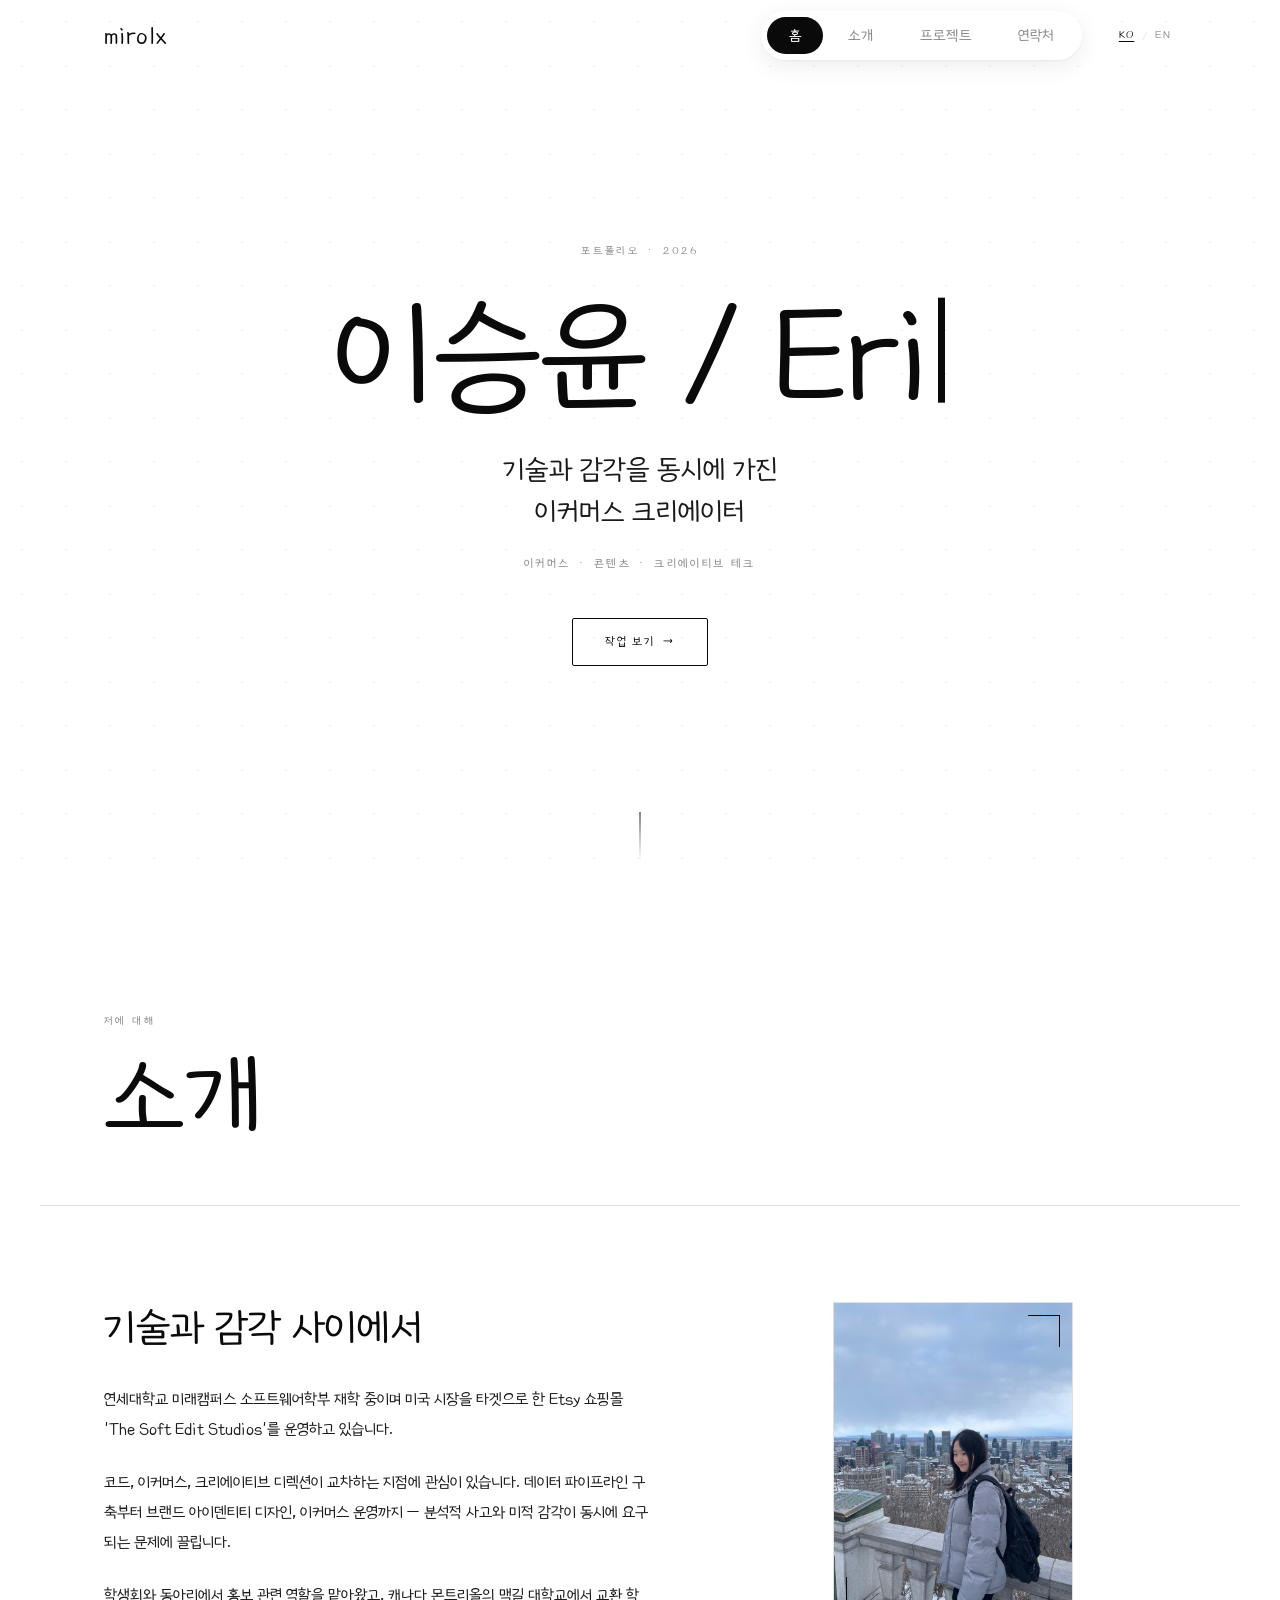
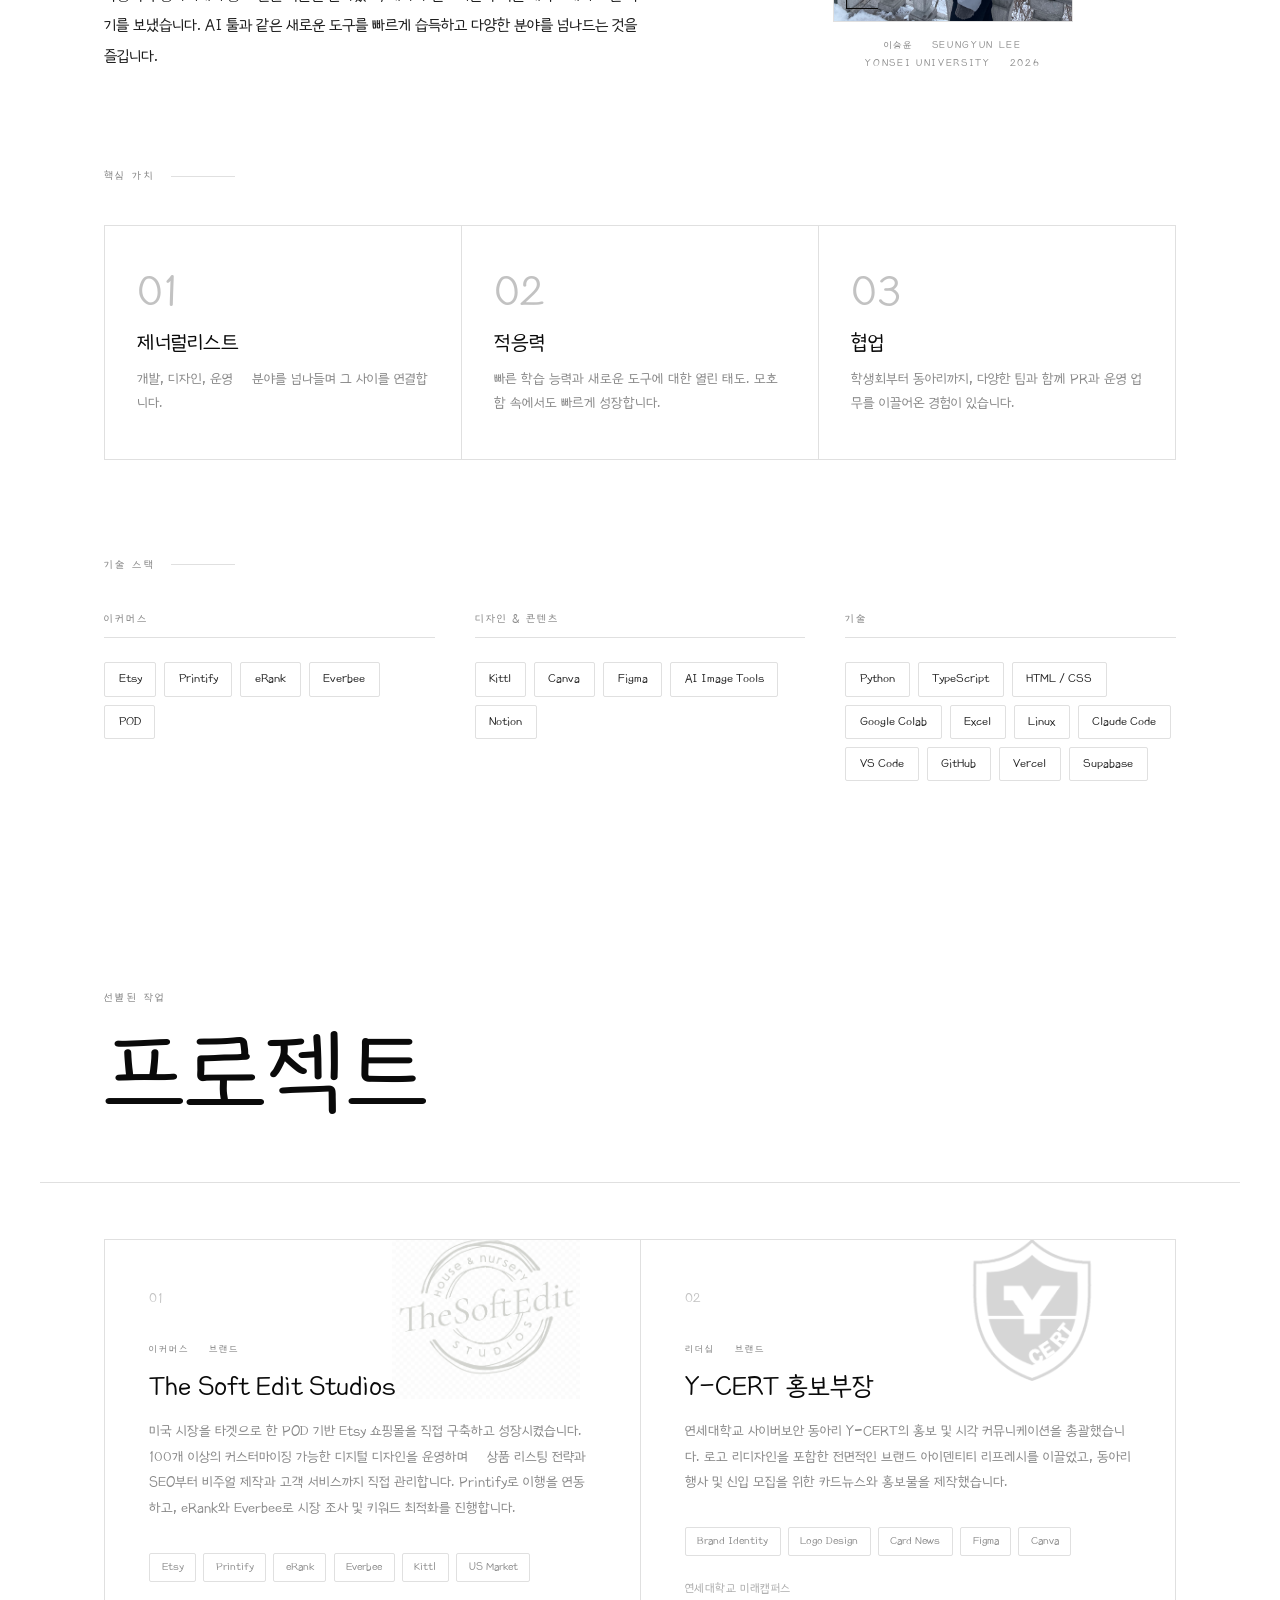
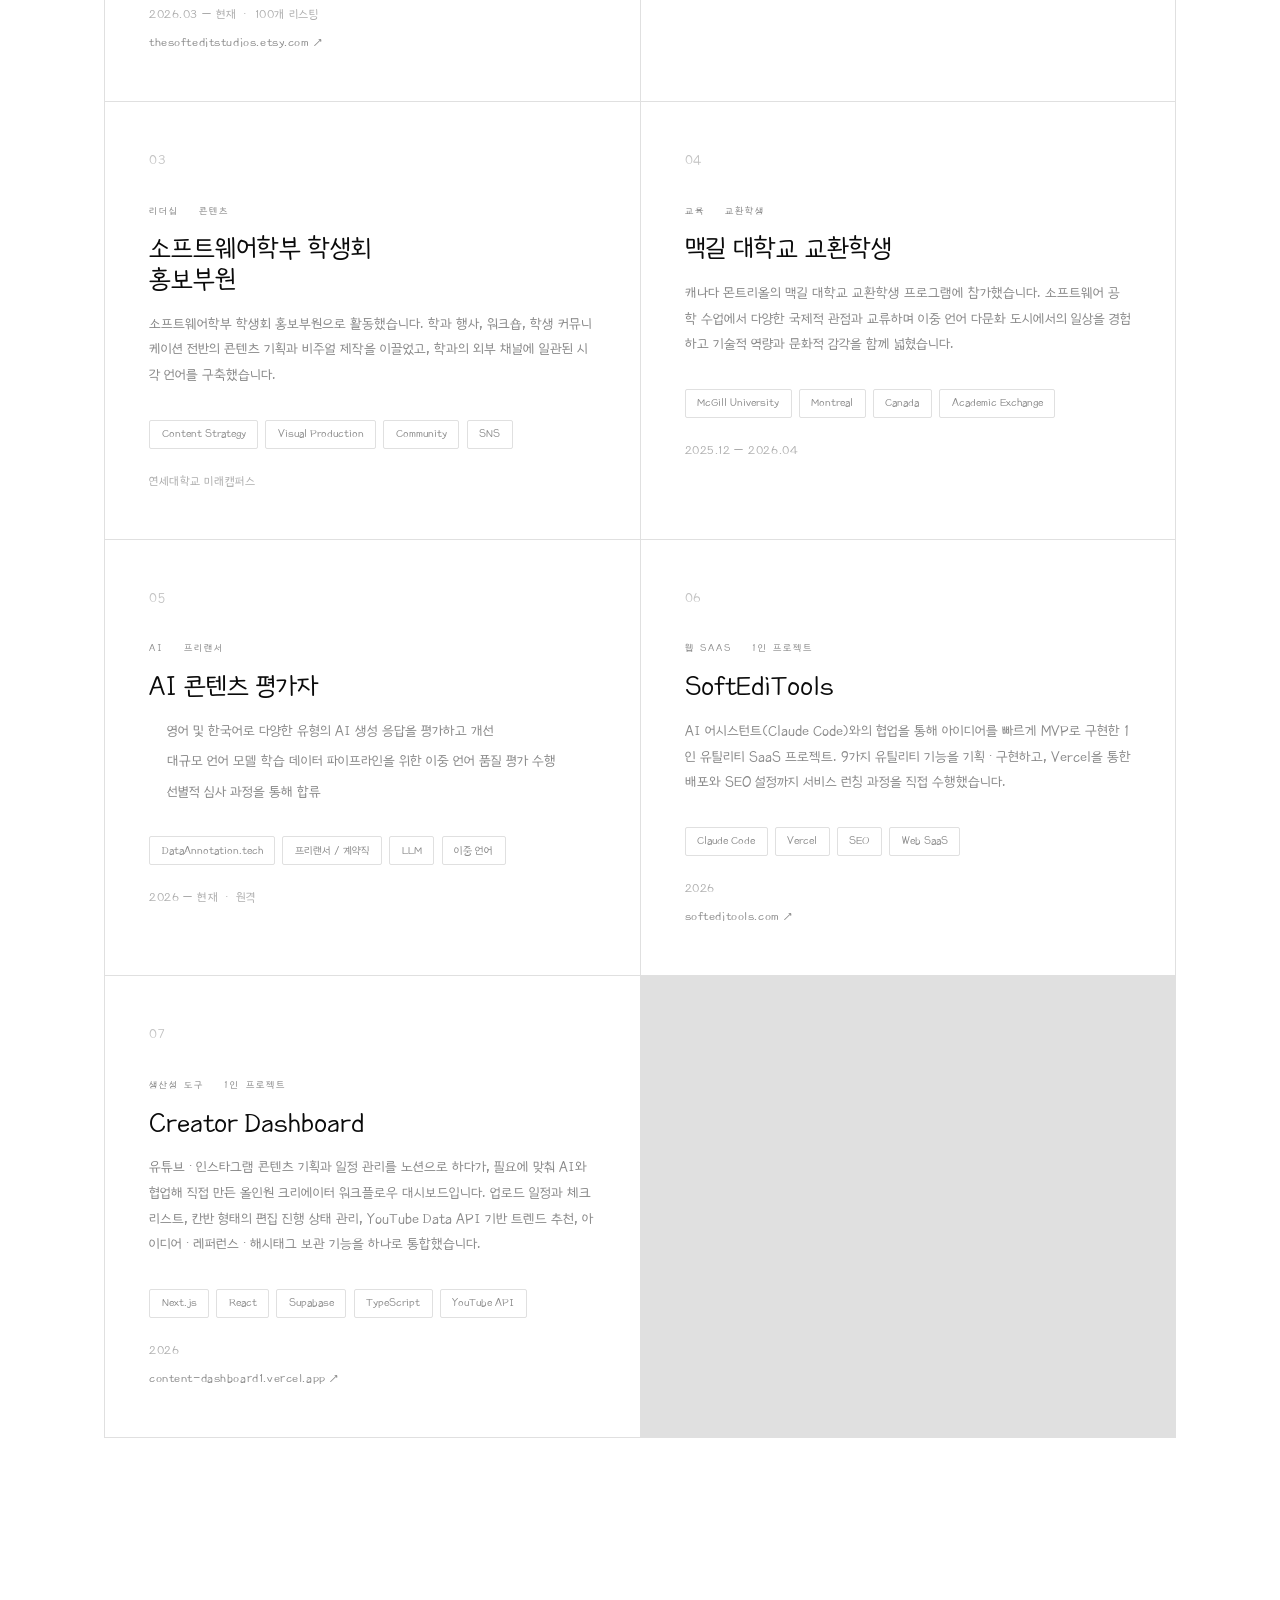
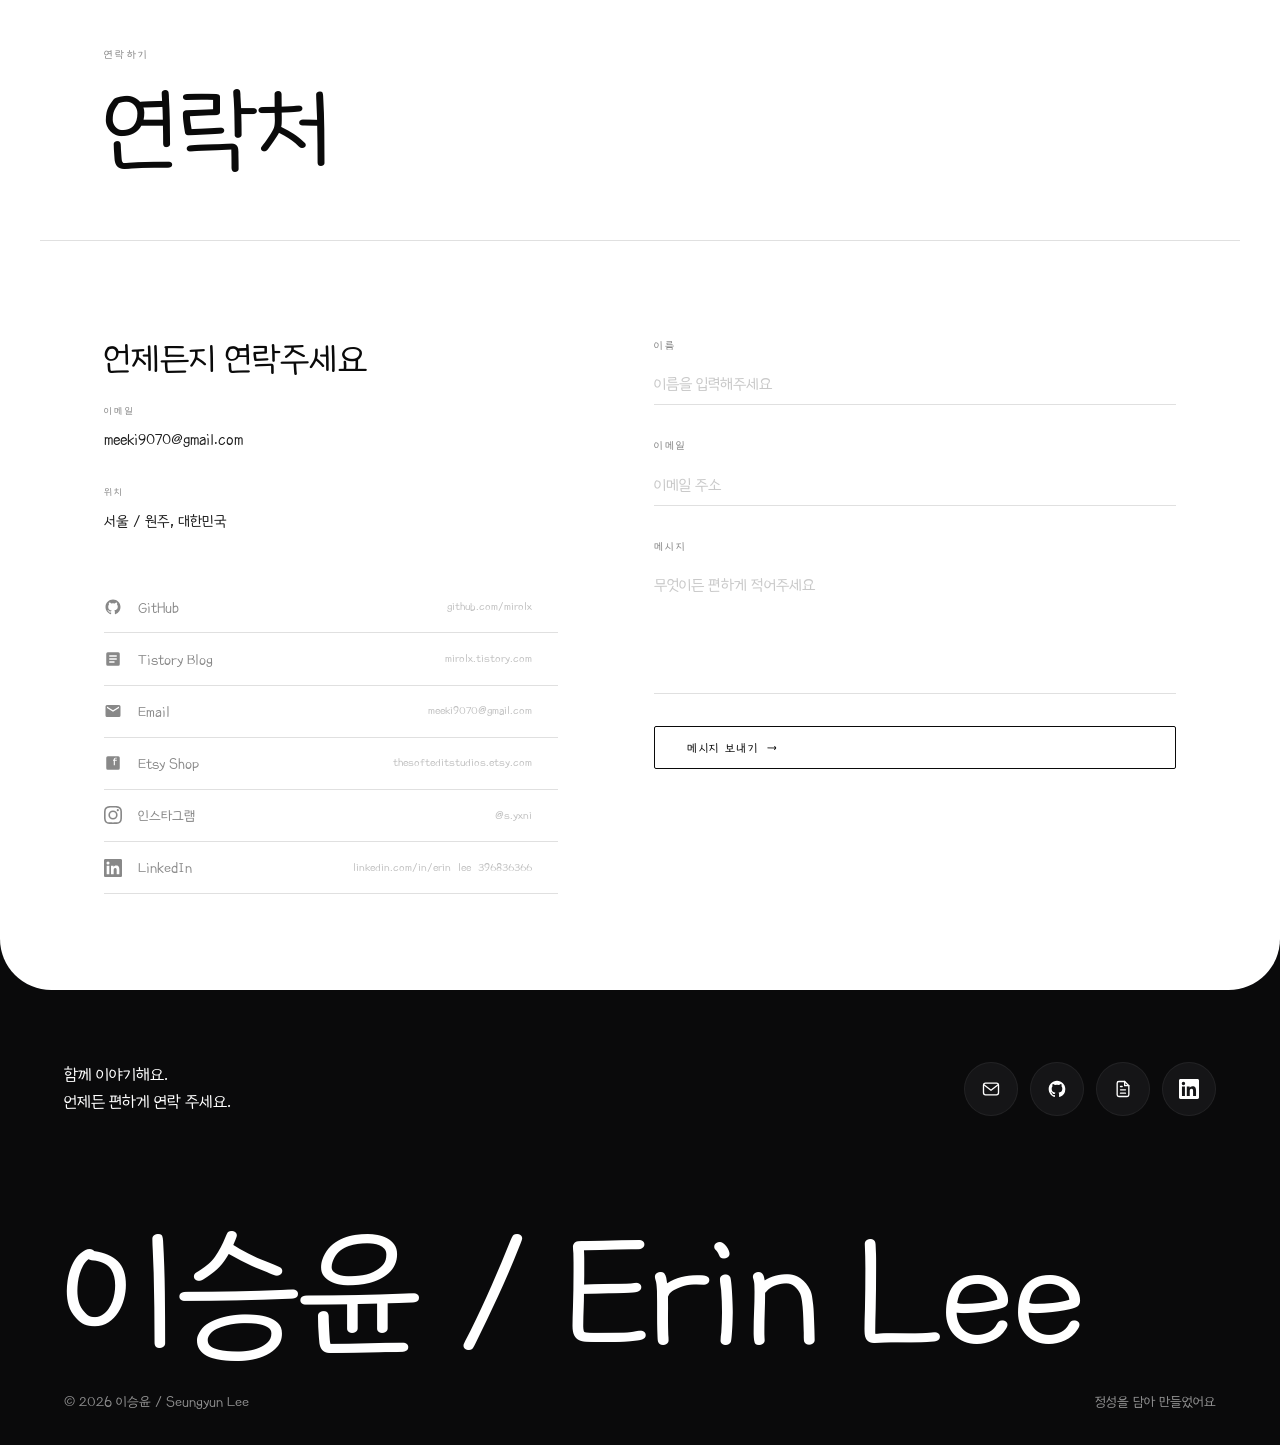
<file: index.html>
<!DOCTYPE html>
<html lang="ko">
<head>
  <meta charset="UTF-8">
  <meta name="viewport" content="width=device-width, initial-scale=1.0">
  <meta name="description" content="이승윤 (Seungyun Lee) — E-commerce Creator & Software Engineering Student at Yonsei University">
  <title>이승윤 / Seungyun Lee</title>
  <link rel="icon" href="data:image/svg+xml,<svg xmlns='http://www.w3.org/2000/svg' viewBox='0 0 100 100'><rect width='100' height='100' fill='%23FFFFFF'/><text x='50' y='70' text-anchor='middle' font-family='sans-serif' font-size='52' fill='%230A0A0A'>SL</text></svg>">
  <link rel="stylesheet" href="css/style.css">
</head>
<body>

  <!-- Navigation -->
  <nav class="nav" id="nav">
    <div class="nav-container">
      <a href="#home" class="nav-logo">mirolx</a>

      <div class="nav-right">
        <ul class="nav-links" id="navLinks">
          <li><a href="#home"><span data-ko="홈" data-en="Home">홈</span></a></li>
          <li><a href="#about"><span data-ko="소개" data-en="About">소개</span></a></li>
          <li><a href="#projects"><span data-ko="프로젝트" data-en="Projects">프로젝트</span></a></li>
          <li><a href="#contact"><span data-ko="연락처" data-en="Contact">연락처</span></a></li>
        </ul>

        <div class="lang-toggle" id="langToggle">
          <button class="lang-opt active" data-lang="ko">KO</button>
          <span class="lang-sep">/</span>
          <button class="lang-opt" data-lang="en">EN</button>
        </div>

        <button class="nav-toggle" id="navToggle" aria-label="메뉴">
          <span></span>
          <span></span>
        </button>
      </div>
    </div>
  </nav>

  <!-- Hero -->
  <main>
    <section class="hero" id="home">
      <div class="hero-content">

        <p class="hero-eyebrow fi" style="--d:0"
           data-ko="포트폴리오 · 2026"
           data-en="Portfolio · 2026">포트폴리오 · 2026</p>

        <h1 class="hero-name fi" style="--d:1" id="heroName" aria-label="이승윤 / Erin Lee"><span class="typed" aria-hidden="true">이승윤 / Erin Lee</span><span class="caret" aria-hidden="true"></span></h1>

        <p class="hero-headline fi" style="--d:2"
           data-ko="기술과 감각을 동시에 가진<br>이커머스 크리에이터"
           data-en="E-commerce Creator with<br>Tech &amp; Aesthetic Sensibility">기술과 감각을 동시에 가진<br>이커머스 크리에이터</p>

        <p class="hero-sub fi" style="--d:3"
           data-ko="이커머스 · 콘텐츠 · 크리에이티브 테크"
           data-en="E-commerce · Content · Creative Tech">이커머스 · 콘텐츠 · 크리에이티브 테크</p>

        <a href="#projects" class="btn fi" style="--d:4">
          <span data-ko="작업 보기" data-en="View Work">작업 보기</span>
          <span class="btn-arrow">→</span>
        </a>

      </div>

      <div class="hero-scroll">
        <div class="scroll-line"></div>
      </div>
    </section>

    <!-- About -->
    <section class="page-section" id="about">
    <!-- Page Header -->
    <header class="page-header">
      <span class="page-header-eyebrow"
            data-ko="저에 대해"
            data-en="Who I am">저에 대해</span>
      <h2 data-ko="소개" data-en="About">소개</h2>
    </header>

    <!-- Bio -->
    <div class="section">
      <div class="about-bio reveal">

        <div class="about-bio-text">
          <h2 data-ko="기술과 감각 사이에서"
              data-en="Between Technology &amp; Sensibility">기술과 감각 사이에서</h2>

          <p data-ko="연세대학교 미래캠퍼스 소프트웨어학부 재학 중이며 미국 시장을 타겟으로 한 Etsy 쇼핑몰 'The Soft Edit Studios'를 운영하고 있습니다."
             data-en="Currently studying Software Engineering at Yonsei University (Mirae Campus) and running an Etsy shop 'The Soft Edit Studios' targeting the US market.">연세대학교 미래캠퍼스 소프트웨어학부 재학 중이며 미국 시장을 타겟으로 한 Etsy 쇼핑몰 'The Soft Edit Studios'를 운영하고 있습니다.</p>

          <p data-ko="코드, 이커머스, 크리에이티브 디렉션이 교차하는 지점에 관심이 있습니다. 데이터 파이프라인 구축부터 브랜드 아이덴티티 디자인, 이커머스 운영까지 — 분석적 사고와 미적 감각이 동시에 요구되는 문제에 끌립니다."
             data-en="I'm drawn to problems that sit at the intersection of code, e-commerce, and creative direction — where analytical thinking and aesthetic sensibility are both required, from building data pipelines to brand identity design and e-commerce operations.">코드, 이커머스, 크리에이티브 디렉션이 교차하는 지점에 관심이 있습니다. 데이터 파이프라인 구축부터 브랜드 아이덴티티 디자인, 이커머스 운영까지 — 분석적 사고와 미적 감각이 동시에 요구되는 문제에 끌립니다.</p>

          <p data-ko="학생회와 동아리에서 홍보 관련 역할을 맡아왔고, 캐나다 몬트리올의 맥길 대학교에서 교환 학기를 보냈습니다. AI 툴과 같은 새로운 도구를 빠르게 습득하고 다양한 분야를 넘나드는 것을 즐깁니다."
             data-en="I've worked on PR teams in student organizations and spent an exchange semester at McGill University in Montreal. I enjoy picking up new tools quickly and moving across disciplines.">학생회와 동아리에서 홍보 관련 역할을 맡아왔고, 캐나다 몬트리올의 맥길 대학교에서 교환 학기를 보냈습니다. AI 툴과 같은 새로운 도구를 빠르게 습득하고 다양한 분야를 넘나드는 것을 즐깁니다.</p>
        </div>

        <div class="about-visual">
          <div>
            <div class="monogram-card">
              <img src="pic/KakaoTalk_20260518_211545062.jpg"
                   alt="이승윤 / Seungyun Lee"
                   class="profile-photo">
            </div>
            <p class="profile-caption">이승윤 · Seungyun Lee<br>Yonsei University · 2026</p>
          </div>
        </div>

      </div>
    </div>

    <!-- Value Props -->
    <div class="container">
      <div class="section-label reveal"
           data-ko="핵심 가치"
           data-en="Value Props">핵심 가치</div>
    </div>
    <div style="max-width:var(--max-w); margin:0 auto; padding:0 var(--gutter);">
      <div class="value-props reveal-s">

        <div class="value-prop">
          <div class="value-prop-num">01</div>
          <h3 data-ko="제너럴리스트" data-en="Generalist">제너럴리스트</h3>
          <p data-ko="개발, 디자인, 운영 — 분야를 넘나들며 그 사이를 연결합니다."
             data-en="Dev, design, and operations — I move comfortably across disciplines and connect the dots between them.">개발, 디자인, 운영 — 분야를 넘나들며 그 사이를 연결합니다.</p>
        </div>

        <div class="value-prop">
          <div class="value-prop-num">02</div>
          <h3 data-ko="적응력" data-en="Adaptable">적응력</h3>
          <p data-ko="빠른 학습 능력과 새로운 도구에 대한 열린 태도. 모호함 속에서도 빠르게 성장합니다."
             data-en="Fast learner with a bias for new tools. Comfortable with ambiguity and thrive in fast-moving environments.">빠른 학습 능력과 새로운 도구에 대한 열린 태도. 모호함 속에서도 빠르게 성장합니다.</p>
        </div>

        <div class="value-prop">
          <div class="value-prop-num">03</div>
          <h3 data-ko="협업" data-en="Collaborative">협업</h3>
          <p data-ko="학생회부터 동아리까지, 다양한 팀과 함께 PR과 운영 업무를 이끌어온 경험이 있습니다."
             data-en="From student councils to clubs, I've led PR and operations work alongside diverse teams.">학생회부터 동아리까지, 다양한 팀과 함께 PR과 운영 업무를 이끌어온 경험이 있습니다.</p>
        </div>

      </div>
    </div>

    <!-- Skills -->
    <div class="section">
      <div class="section-label reveal"
           data-ko="기술 스택"
           data-en="Skills">기술 스택</div>
      <div class="skills-grid reveal-s">

        <div class="skill-cat">
          <h3 data-ko="이커머스" data-en="E-commerce">이커머스</h3>
          <div class="skill-tags">
            <span class="skill-tag">Etsy</span>
            <span class="skill-tag">Printify</span>
            <span class="skill-tag">eRank</span>
            <span class="skill-tag">Everbee</span>
            <span class="skill-tag">POD</span>
          </div>
        </div>

        <div class="skill-cat">
          <h3 data-ko="디자인 &amp; 콘텐츠" data-en="Design &amp; Content">디자인 &amp; 콘텐츠</h3>
          <div class="skill-tags">
            <span class="skill-tag">Kittl</span>
            <span class="skill-tag">Canva</span>
            <span class="skill-tag">Figma</span>
            <span class="skill-tag">AI Image Tools</span>
            <span class="skill-tag">Notion</span>
          </div>
        </div>

        <div class="skill-cat">
          <h3 data-ko="기술" data-en="Tech">기술</h3>
          <div class="skill-tags">
            <span class="skill-tag">Python</span>
            <span class="skill-tag">TypeScript</span>
            <span class="skill-tag">HTML / CSS</span>
            <span class="skill-tag">Google Colab</span>
            <span class="skill-tag">Excel</span>
            <span class="skill-tag">Linux</span>
            <span class="skill-tag">Claude Code</span>
            <span class="skill-tag">VS Code</span>
            <span class="skill-tag">GitHub</span>
            <span class="skill-tag">Vercel</span>
            <span class="skill-tag">Supabase</span>
          </div>
        </div>

      </div>
    </div>

  
    </section>

    <!-- Projects -->
    <section class="page-section" id="projects">
    <!-- Page Header -->
    <header class="page-header">
      <span class="page-header-eyebrow"
            data-ko="선별된 작업"
            data-en="Selected Work">선별된 작업</span>
      <h2 data-ko="프로젝트" data-en="Projects">프로젝트</h2>
    </header>

    <!-- Projects Grid -->
    <div style="max-width:var(--max-w); margin:0 auto; padding:3.5rem var(--gutter) 6rem;">
      <div class="projects-grid">

        <!-- Card 01 -->
        <article class="project-card reveal">
          <img src="pic/softedit-studios-logo.webp" alt="" class="project-card-watermark project-card-watermark--square">
          <div class="project-num">01</div>
          <div class="project-cat"
               data-ko="이커머스 · 브랜드"
               data-en="E-commerce · Brand">이커머스 · 브랜드</div>
          <h2>The Soft Edit Studios</h2>
          <p data-ko="미국 시장을 타겟으로 한 POD 기반 Etsy 쇼핑몰을 직접 구축하고 성장시켰습니다. 100개 이상의 커스터마이징 가능한 디지털 디자인을 운영하며 — 상품 리스팅 전략과 SEO부터 비주얼 제작과 고객 서비스까지 직접 관리합니다. Printify로 이행을 연동하고, eRank와 Everbee로 시장 조사 및 키워드 최적화를 진행합니다."
             data-en="Built and scaled a print-on-demand Etsy shop targeting the US market. Manages a catalogue of 100+ customisable digital designs — from listing strategy and SEO to visual production and customer service. Integrates Printify for fulfilment and uses eRank and Everbee for market research and keyword optimisation.">미국 시장을 타겟으로 한 POD 기반 Etsy 쇼핑몰을 직접 구축하고 성장시켰습니다. 100개 이상의 커스터마이징 가능한 디지털 디자인을 운영하며 — 상품 리스팅 전략과 SEO부터 비주얼 제작과 고객 서비스까지 직접 관리합니다. Printify로 이행을 연동하고, eRank와 Everbee로 시장 조사 및 키워드 최적화를 진행합니다.</p>
          <div class="project-meta">
            <span class="project-tag">Etsy</span>
            <span class="project-tag">Printify</span>
            <span class="project-tag">eRank</span>
            <span class="project-tag">Everbee</span>
            <span class="project-tag">Kittl</span>
            <span class="project-tag">US Market</span>
          </div>
          <div class="project-date"
               data-ko="2026.03 — 현재 · 100개 리스팅"
               data-en="2026.03 — Present · 100 Listings">2026.03 — 현재 · 100개 리스팅</div>
          <a href="https://thesofteditstudios.etsy.com" class="project-url" target="_blank" rel="noopener noreferrer">thesofteditstudios.etsy.com ↗</a>
        </article>

        <!-- Card 02 -->
        <article class="project-card reveal">
          <img src="pic/ycert-logo.jpg" alt="" class="project-card-watermark">
          <div class="project-num">02</div>
          <div class="project-cat"
               data-ko="리더십 · 브랜드"
               data-en="Leadership · Brand">리더십 · 브랜드</div>
          <h2 data-ko="Y-CERT 홍보부장" data-en="Y-CERT PR Director">Y-CERT 홍보부장</h2>
          <p data-ko="연세대학교 사이버보안 동아리 Y-CERT의 홍보 및 시각 커뮤니케이션을 총괄했습니다. 로고 리디자인을 포함한 전면적인 브랜드 아이덴티티 리프레시를 이끌었고, 동아리 행사 및 신입 모집을 위한 카드뉴스와 홍보물을 제작했습니다."
             data-en="Directed public relations and visual communications for Y-CERT, Yonsei University's cybersecurity club. Led a full brand identity refresh — including logo redesign — and produced card news and promotional materials for club events and recruitment campaigns.">연세대학교 사이버보안 동아리 Y-CERT의 홍보 및 시각 커뮤니케이션을 총괄했습니다. 로고 리디자인을 포함한 전면적인 브랜드 아이덴티티 리프레시를 이끌었고, 동아리 행사 및 신입 모집을 위한 카드뉴스와 홍보물을 제작했습니다.</p>
          <div class="project-meta">
            <span class="project-tag">Brand Identity</span>
            <span class="project-tag">Logo Design</span>
            <span class="project-tag">Card News</span>
            <span class="project-tag">Figma</span>
            <span class="project-tag">Canva</span>
          </div>
          <div class="project-date"
               data-ko="연세대학교 미래캠퍼스"
               data-en="Yonsei University · Mirae Campus">연세대학교 미래캠퍼스</div>
        </article>

        <!-- Card 03 -->
        <article class="project-card reveal">
          <div class="project-num">03</div>
          <div class="project-cat"
               data-ko="리더십 · 콘텐츠"
               data-en="Leadership · Content">리더십 · 콘텐츠</div>
          <h2 data-ko="소프트웨어학부 학생회<br>홍보부원" data-en="SW Student Council<br>PR Team Member">소프트웨어학부 학생회<br>홍보부원</h2>
          <p data-ko="소프트웨어학부 학생회 홍보부원으로 활동했습니다. 학과 행사, 워크숍, 학생 커뮤니케이션 전반의 콘텐츠 기획과 비주얼 제작을 이끌었고, 학과의 외부 채널에 일관된 시각 언어를 구축했습니다."
             data-en="Served as a member of the Public Relations team for the Software Engineering Student Council. Led content planning and visual production across academic events, workshops, and student communications — developing a consistent visual language for the department's public-facing channels.">소프트웨어학부 학생회 홍보부원으로 활동했습니다. 학과 행사, 워크숍, 학생 커뮤니케이션 전반의 콘텐츠 기획과 비주얼 제작을 이끌었고, 학과의 외부 채널에 일관된 시각 언어를 구축했습니다.</p>
          <div class="project-meta">
            <span class="project-tag">Content Strategy</span>
            <span class="project-tag">Visual Production</span>
            <span class="project-tag">Community</span>
            <span class="project-tag">SNS</span>
          </div>
          <div class="project-date"
               data-ko="연세대학교 미래캠퍼스"
               data-en="Yonsei University · Mirae Campus">연세대학교 미래캠퍼스</div>
        </article>

        <!-- Card 04 -->
        <article class="project-card reveal">
          <div class="project-num">04</div>
          <div class="project-cat"
               data-ko="교육 · 교환학생"
               data-en="Education · Exchange">교육 · 교환학생</div>
          <h2 data-ko="맥길 대학교 교환학생" data-en="McGill University Exchange">맥길 대학교 교환학생</h2>
          <p data-ko="캐나다 몬트리올의 맥길 대학교 교환학생 프로그램에 참가했습니다. 소프트웨어 공학 수업에서 다양한 국제적 관점과 교류하며 이중 언어 다문화 도시에서의 일상을 경험하고 기술적 역량과 문화적 감각을 함께 넓혔습니다."
             data-en="Participated in an academic exchange at McGill University in Montreal, Canada. Engaged with diverse international perspectives in software engineering coursework while navigating daily life in a bilingual, multicultural city — broadening both technical knowledge and cultural fluency.">캐나다 몬트리올의 맥길 대학교 교환학생 프로그램에 참가했습니다. 소프트웨어 공학 수업에서 다양한 국제적 관점과 교류하며 이중 언어 다문화 도시에서의 일상을 경험하고 기술적 역량과 문화적 감각을 함께 넓혔습니다.</p>
          <div class="project-meta">
            <span class="project-tag">McGill University</span>
            <span class="project-tag">Montreal</span>
            <span class="project-tag">Canada</span>
            <span class="project-tag">Academic Exchange</span>
          </div>
          <div class="project-date">2025.12 — 2026.04</div>
        </article>

        <!-- Card 05 -->
        <article class="project-card reveal">
          <div class="project-num">05</div>
          <div class="project-cat"
               data-ko="AI · 프리랜서"
               data-en="AI · Freelance">AI · 프리랜서</div>
          <h2 data-ko="AI 콘텐츠 평가자" data-en="AI Content Evaluator">AI 콘텐츠 평가자</h2>
          <ul class="project-bullets">
            <li data-ko="영어 및 한국어로 다양한 유형의 AI 생성 응답을 평가하고 개선"
                data-en="Evaluated and refined AI-generated responses across diverse task types in English and Korean">영어 및 한국어로 다양한 유형의 AI 생성 응답을 평가하고 개선</li>
            <li data-ko="대규모 언어 모델 학습 데이터 파이프라인을 위한 이중 언어 품질 평가 수행"
                data-en="Provided bilingual quality assessments to support large language model training data pipelines">대규모 언어 모델 학습 데이터 파이프라인을 위한 이중 언어 품질 평가 수행</li>
            <li data-ko="선별적 심사 과정을 통해 합류"
                data-en="Onboarded through a competitive screening process with a selective acceptance rate">선별적 심사 과정을 통해 합류</li>
          </ul>
          <div class="project-meta">
            <span class="project-tag">DataAnnotation.tech</span>
            <span class="project-tag"
                  data-ko="프리랜서 / 계약직"
                  data-en="Freelance / Contract">프리랜서 / 계약직</span>
            <span class="project-tag">LLM</span>
            <span class="project-tag"
                  data-ko="이중 언어"
                  data-en="Bilingual">이중 언어</span>
          </div>
          <div class="project-date"
               data-ko="2026 — 현재 · 원격"
               data-en="2026 — Present · Remote">2026 — 현재 · 원격</div>
        </article>

        <!-- Card 06 -->
        <article class="project-card reveal">
          <div class="project-num">06</div>
          <div class="project-cat"
               data-ko="웹 SaaS · 1인 프로젝트"
               data-en="Web SaaS · Solo Project">웹 SaaS · 1인 프로젝트</div>
          <h2>SoftEdiTools</h2>
          <p data-ko="AI 어시스턴트(Claude Code)와의 협업을 통해 아이디어를 빠르게 MVP로 구현한 1인 유틸리티 SaaS 프로젝트. 9가지 유틸리티 기능을 기획·구현하고, Vercel을 통한 배포와 SEO 설정까지 서비스 런칭 과정을 직접 수행했습니다."
             data-en="A solo-built utility SaaS web app developed in collaboration with AI (Claude Code). Planned and implemented 9 utility features, and handled deployment via Vercel and SEO setup end to end.">AI 어시스턴트(Claude Code)와의 협업을 통해 아이디어를 빠르게 MVP로 구현한 1인 유틸리티 SaaS 프로젝트. 9가지 유틸리티 기능을 기획·구현하고, Vercel을 통한 배포와 SEO 설정까지 서비스 런칭 과정을 직접 수행했습니다.</p>
          <div class="project-meta">
            <span class="project-tag">Claude Code</span>
            <span class="project-tag">Vercel</span>
            <span class="project-tag">SEO</span>
            <span class="project-tag">Web SaaS</span>
          </div>
          <div class="project-date">2026</div>
          <a href="https://softeditools.com" class="project-url" target="_blank" rel="noopener noreferrer">softeditools.com ↗</a>
        </article>

        <!-- Card 07 -->
        <article class="project-card reveal">
          <div class="project-num">07</div>
          <div class="project-cat"
               data-ko="생산성 도구 · 1인 프로젝트"
               data-en="Productivity Tool · Solo Project">생산성 도구 · 1인 프로젝트</div>
          <h2>Creator Dashboard</h2>
          <p data-ko="유튜브·인스타그램 콘텐츠 기획과 일정 관리를 노션으로 하다가, 필요에 맞춰 AI와 협업해 직접 만든 올인원 크리에이터 워크플로우 대시보드입니다. 업로드 일정과 체크리스트, 칸반 형태의 편집 진행 상태 관리, YouTube Data API 기반 트렌드 추천, 아이디어·레퍼런스·해시태그 보관 기능을 하나로 통합했습니다."
             data-en="An all-in-one creator workflow dashboard, built in collaboration with AI after outgrowing Notion for YouTube/Instagram content planning. Combines upload schedules and checklists, kanban-style editing progress tracking, YouTube Data API-based trend recommendations, and idea/reference/hashtag storage in a single tool.">유튜브·인스타그램 콘텐츠 기획과 일정 관리를 노션으로 하다가, 필요에 맞춰 AI와 협업해 직접 만든 올인원 크리에이터 워크플로우 대시보드입니다. 업로드 일정과 체크리스트, 칸반 형태의 편집 진행 상태 관리, YouTube Data API 기반 트렌드 추천, 아이디어·레퍼런스·해시태그 보관 기능을 하나로 통합했습니다.</p>
          <div class="project-meta">
            <span class="project-tag">Next.js</span>
            <span class="project-tag">React</span>
            <span class="project-tag">Supabase</span>
            <span class="project-tag">TypeScript</span>
            <span class="project-tag">YouTube API</span>
          </div>
          <div class="project-date">2026</div>
          <a href="https://content-dashboard1.vercel.app" class="project-url" target="_blank" rel="noopener noreferrer">content-dashboard1.vercel.app ↗</a>
        </article>

      </div>
    </div>

  
    </section>

    <!-- Contact -->
    <section class="page-section" id="contact">
    <!-- Page Header -->
    <header class="page-header">
      <span class="page-header-eyebrow"
            data-ko="연락하기"
            data-en="Get in touch">연락하기</span>
      <h2 data-ko="연락처" data-en="Contact">연락처</h2>
    </header>

    <!-- Contact Content -->
    <div class="section">
      <div class="contact-grid reveal">

        <!-- Left: info + links -->
        <div class="contact-info">

          <h2 data-ko="언제든지 연락주세요"
              data-en="Let's connect">언제든지 연락주세요</h2>

          <div class="contact-detail">
            <div class="contact-detail-label"
                 data-ko="이메일"
                 data-en="Email">이메일</div>
            <a href="mailto:meeki9070@gmail.com">meeki9070@gmail.com</a>
          </div>

          <div class="contact-detail">
            <div class="contact-detail-label"
                 data-ko="위치"
                 data-en="Location">위치</div>
            <span data-ko="서울 / 원주, 대한민국"
                  data-en="Seoul / Wonju, South Korea">서울 / 원주, 대한민국</span>
          </div>

          <!-- Social links -->
          <div class="social-links">

            <a href="https://github.com/mirolx" target="_blank" rel="noopener" class="social-link">
              <svg viewBox="0 0 24 24" aria-hidden="true">
                <path d="M12 2C6.477 2 2 6.484 2 12.021c0 4.428 2.865 8.185 6.839 9.504.5.092.682-.217.682-.483 0-.237-.009-.868-.013-1.703-2.782.605-3.369-1.342-3.369-1.342-.454-1.154-1.11-1.462-1.11-1.462-.908-.62.069-.608.069-.608 1.003.07 1.531 1.032 1.531 1.032.892 1.53 2.341 1.088 2.91.832.092-.647.35-1.088.636-1.338-2.22-.253-4.555-1.113-4.555-4.951 0-1.093.39-1.988 1.029-2.688-.103-.253-.446-1.272.098-2.65 0 0 .84-.27 2.75 1.026A9.564 9.564 0 0 1 12 6.844a9.59 9.59 0 0 1 2.504.337c1.909-1.296 2.747-1.027 2.747-1.027.546 1.379.202 2.398.1 2.651.64.7 1.028 1.595 1.028 2.688 0 3.848-2.339 4.695-4.566 4.943.359.309.678.92.678 1.855 0 1.338-.012 2.419-.012 2.747 0 .268.18.58.688.482A10.02 10.02 0 0 0 22 12.021C22 6.484 17.522 2 12 2z"/>
              </svg>
              <span class="social-link-name">GitHub</span>
              <span class="social-link-url">github.com/mirolx</span>
              <span class="social-arrow">↗</span>
            </a>

            <a href="https://mirolx.tistory.com/" target="_blank" rel="noopener" class="social-link">
              <svg viewBox="0 0 24 24" aria-hidden="true">
                <path d="M19 3H5a2 2 0 0 0-2 2v14a2 2 0 0 0 2 2h14a2 2 0 0 0 2-2V5a2 2 0 0 0-2-2zm-5 14H7v-2h7v2zm3-4H7v-2h10v2zm0-4H7V7h10v2z"/>
              </svg>
              <span class="social-link-name">Tistory Blog</span>
              <span class="social-link-url">mirolx.tistory.com</span>
              <span class="social-arrow">↗</span>
            </a>

            <a href="mailto:meeki9070@gmail.com" class="social-link">
              <svg viewBox="0 0 24 24" aria-hidden="true">
                <path d="M20 4H4a2 2 0 0 0-2 2v12a2 2 0 0 0 2 2h16a2 2 0 0 0 2-2V6a2 2 0 0 0-2-2zm0 4-8 5-8-5V6l8 5 8-5v2z"/>
              </svg>
              <span class="social-link-name">Email</span>
              <span class="social-link-url">meeki9070@gmail.com</span>
              <span class="social-arrow">↗</span>
            </a>

            <a href="https://thesofteditstudios.etsy.com" target="_blank" rel="noopener" class="social-link">
              <svg viewBox="0 0 24 24" aria-hidden="true">
                <path d="M19 3H5a2 2 0 0 0-2 2v14a2 2 0 0 0 2 2h14a2 2 0 0 0 2-2V5a2 2 0 0 0-2-2zm-2 3h-2.5v1.5H17V9h-2.5v6H13V9h-1V7.5h1V7a2 2 0 0 1 2-2H17v1z"/>
              </svg>
              <span class="social-link-name">Etsy Shop</span>
              <span class="social-link-url">thesofteditstudios.etsy.com</span>
              <span class="social-arrow">↗</span>
            </a>

            <a href="https://www.instagram.com/s.yxni" target="_blank" rel="noopener" class="social-link">
              <svg viewBox="0 0 24 24" aria-hidden="true">
                <path d="M12 2.163c3.204 0 3.584.012 4.85.07 3.252.148 4.771 1.691 4.919 4.919.058 1.265.069 1.645.069 4.849 0 3.205-.012 3.584-.069 4.849-.149 3.225-1.664 4.771-4.919 4.919-1.266.058-1.644.07-4.85.07-3.204 0-3.584-.012-4.849-.07-3.26-.149-4.771-1.699-4.919-4.92-.058-1.265-.07-1.644-.07-4.849 0-3.204.013-3.583.07-4.849.149-3.227 1.664-4.771 4.919-4.919 1.266-.057 1.645-.069 4.849-.069zM12 0C8.741 0 8.333.014 7.053.072 2.695.272.273 2.69.073 7.052.014 8.333 0 8.741 0 12c0 3.259.014 3.668.072 4.948.2 4.358 2.618 6.78 6.98 6.98C8.333 23.986 8.741 24 12 24c3.259 0 3.668-.014 4.948-.072 4.354-.2 6.782-2.618 6.979-6.98.059-1.28.073-1.689.073-4.948 0-3.259-.014-3.667-.072-4.947-.196-4.354-2.617-6.78-6.979-6.98C15.668.014 15.259 0 12 0zm0 5.838a6.162 6.162 0 1 0 0 12.324 6.162 6.162 0 0 0 0-12.324zM12 16a4 4 0 1 1 0-8 4 4 0 0 1 0 8zm6.406-11.845a1.44 1.44 0 1 0 0 2.881 1.44 1.44 0 0 0 0-2.881z"/>
              </svg>
              <span class="social-link-name" data-ko="인스타그램" data-en="Instagram">인스타그램</span>
              <span class="social-link-url">@s.yxni</span>
              <span class="social-arrow">↗</span>
            </a>

            <a href="https://www.linkedin.com/in/erin-lee-396836366" target="_blank" rel="noopener" class="social-link">
              <svg viewBox="0 0 24 24" aria-hidden="true">
                <path d="M20.447 20.452h-3.554v-5.569c0-1.328-.027-3.037-1.852-3.037-1.853 0-2.136 1.445-2.136 2.939v5.667H9.351V9h3.414v1.561h.046c.477-.9 1.637-1.85 3.37-1.85 3.601 0 4.267 2.37 4.267 5.455v6.286zM5.337 7.433a2.062 2.062 0 0 1-2.063-2.065 2.064 2.064 0 1 1 2.063 2.065zm1.782 13.019H3.555V9h3.564v11.452zM22.225 0H1.771C.792 0 0 .774 0 1.729v20.542C0 23.227.792 24 1.771 24h20.451C23.2 24 24 23.227 24 22.271V1.729C24 .774 23.2 0 22.222 0h.003z"/>
              </svg>
              <span class="social-link-name">LinkedIn</span>
              <span class="social-link-url">linkedin.com/in/erin-lee-396836366</span>
              <span class="social-arrow">↗</span>
            </a>

          </div>
        </div>

        <!-- Right: form -->
        <div>
          <form class="contact-form" id="contactForm" novalidate>

            <div class="form-group">
              <label for="name"
                     data-ko="이름"
                     data-en="Name">이름</label>
              <input type="text" id="name" name="name"
                     data-ko-placeholder="이름을 입력해주세요"
                     data-en-placeholder="Your name"
                     placeholder="이름을 입력해주세요" required>
            </div>

            <div class="form-group">
              <label for="email"
                     data-ko="이메일"
                     data-en="Email">이메일</label>
              <input type="email" id="email" name="email"
                     data-ko-placeholder="이메일 주소"
                     data-en-placeholder="your@email.com"
                     placeholder="이메일 주소" required>
            </div>

            <div class="form-group">
              <label for="message"
                     data-ko="메시지"
                     data-en="Message">메시지</label>
              <textarea id="message" name="message"
                        data-ko-placeholder="무엇이든 편하게 적어주세요"
                        data-en-placeholder="What's on your mind?"
                        placeholder="무엇이든 편하게 적어주세요" required></textarea>
            </div>

            <button type="submit" class="btn form-submit">
              <span data-ko="메시지 보내기" data-en="Send Message">메시지 보내기</span>
              <span class="btn-arrow">→</span>
            </button>

          </form>

          <div class="form-success" id="formSuccess"
               data-ko="메시지가 전송되었습니다 — 빠르게 답변 드리겠습니다."
               data-en="Message sent — I'll be in touch soon.">메시지가 전송되었습니다 — 빠르게 답변 드리겠습니다.</div>
        </div>

      </div>
    </div>

  
    </section>

  </main>

  <!-- Footer -->
  <footer class="footer" id="footer">
    <div class="footer-inner">

      <div class="footer-row">
        <p class="footer-connect"
           data-ko="함께 이야기해요.<br>언제든 편하게 연락 주세요."
           data-en="Let's connect.<br>I'm always down for a chat.">함께 이야기해요.<br>언제든 편하게 연락 주세요.</p>

        <div class="footer-icons">
          <a href="mailto:meeki9070@gmail.com" class="footer-icon" aria-label="Email">
            <svg viewBox="0 0 24 24" fill="none" stroke="currentColor" stroke-width="1.6" stroke-linecap="round" stroke-linejoin="round" aria-hidden="true">
              <rect x="3" y="5" width="18" height="14" rx="2.5"/><path d="m3.5 7 8.5 6.5L20.5 7"/>
            </svg>
          </a>
          <a href="https://github.com/mirolx" target="_blank" rel="noopener" class="footer-icon" aria-label="GitHub">
            <svg viewBox="0 0 24 24" fill="currentColor" aria-hidden="true">
              <path d="M12 2C6.477 2 2 6.484 2 12.021c0 4.428 2.865 8.185 6.839 9.504.5.092.682-.217.682-.483 0-.237-.009-.868-.013-1.703-2.782.605-3.369-1.342-3.369-1.342-.454-1.154-1.11-1.462-1.11-1.462-.908-.62.069-.608.069-.608 1.003.07 1.531 1.032 1.531 1.032.892 1.53 2.341 1.088 2.91.832.092-.647.35-1.088.636-1.338-2.22-.253-4.555-1.113-4.555-4.951 0-1.093.39-1.988 1.029-2.688-.103-.253-.446-1.272.098-2.65 0 0 .84-.27 2.75 1.026A9.564 9.564 0 0 1 12 6.844a9.59 9.59 0 0 1 2.504.337c1.909-1.296 2.747-1.027 2.747-1.027.546 1.379.202 2.398.1 2.651.64.7 1.028 1.595 1.028 2.688 0 3.848-2.339 4.695-4.566 4.943.359.309.678.92.678 1.855 0 1.338-.012 2.419-.012 2.747 0 .268.18.58.688.482A10.02 10.02 0 0 0 22 12.021C22 6.484 17.522 2 12 2z"/>
            </svg>
          </a>
          <a href="https://mirolx.tistory.com/" target="_blank" rel="noopener" class="footer-icon" aria-label="Blog">
            <svg viewBox="0 0 24 24" fill="none" stroke="currentColor" stroke-width="1.6" stroke-linecap="round" stroke-linejoin="round" aria-hidden="true">
              <path d="M14 3H7a2 2 0 0 0-2 2v14a2 2 0 0 0 2 2h10a2 2 0 0 0 2-2V8z"/><path d="M14 3v5h5M9 13h6M9 17h6M9 9h2"/>
            </svg>
          </a>
          <a href="https://www.linkedin.com/in/erin-lee-396836366" target="_blank" rel="noopener" class="footer-icon" aria-label="LinkedIn">
            <svg viewBox="0 0 24 24" fill="currentColor" aria-hidden="true">
              <path d="M20.447 20.452h-3.554v-5.569c0-1.328-.027-3.037-1.852-3.037-1.853 0-2.136 1.445-2.136 2.939v5.667H9.351V9h3.414v1.561h.046c.477-.9 1.637-1.85 3.37-1.85 3.601 0 4.267 2.37 4.267 5.455v6.286zM5.337 7.433a2.062 2.062 0 0 1-2.063-2.065 2.064 2.064 0 1 1 2.063 2.065zm1.782 13.019H3.555V9h3.564v11.452zM22.225 0H1.771C.792 0 0 .774 0 1.729v20.542C0 23.227.792 24 1.771 24h20.451C23.2 24 24 23.227 24 22.271V1.729C24 .774 23.2 0 22.222 0h.003z"/>
            </svg>
          </a>
        </div>
      </div>

      <button type="button" class="footer-name" id="copyEmail" data-email="meeki9070@gmail.com">이승윤 / Erin Lee</button>

      <div class="footer-bottom">
        <span>© 2026 이승윤 / Seungyun Lee</span>
        <span data-ko="정성을 담아 만들었어요" data-en="Built with love">정성을 담아 만들었어요</span>
      </div>
    </div>

    <div class="copy-pill" id="copyPill" role="status" aria-live="polite">
      <span class="pill-idle" data-ko="클릭해서 이메일 복사" data-en="Click to copy email">클릭해서 이메일 복사</span>
      <span class="pill-done" data-ko="복사되었어요!" data-en="Copied!">복사되었어요!</span>
      <svg viewBox="0 0 24 24" fill="none" stroke="currentColor" stroke-width="2" stroke-linecap="round" stroke-linejoin="round" aria-hidden="true"><rect x="9" y="9" width="11" height="11" rx="2"/><path d="M5 15V6a2 2 0 0 1 2-2h9"/></svg>
    </div>
  </footer>

  <script src="js/main.js"></script>
</body>
</html>
</file>
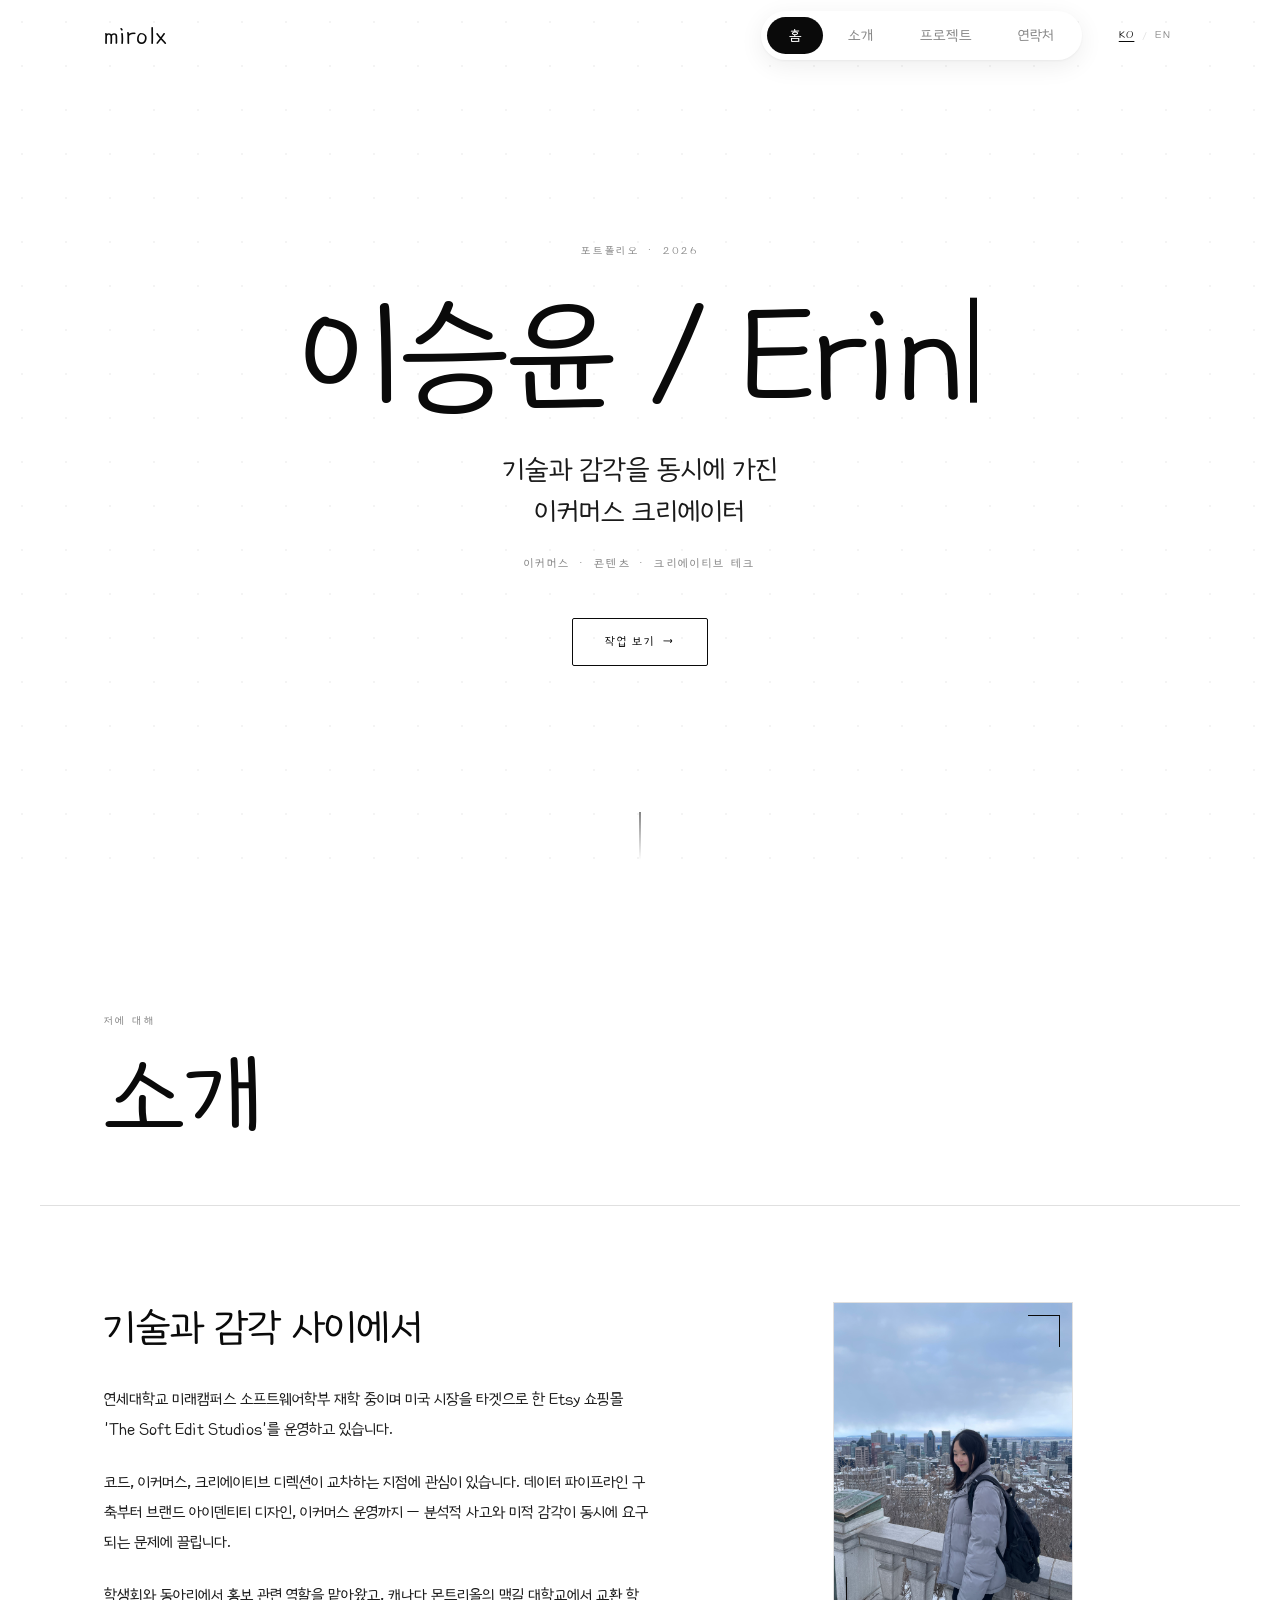
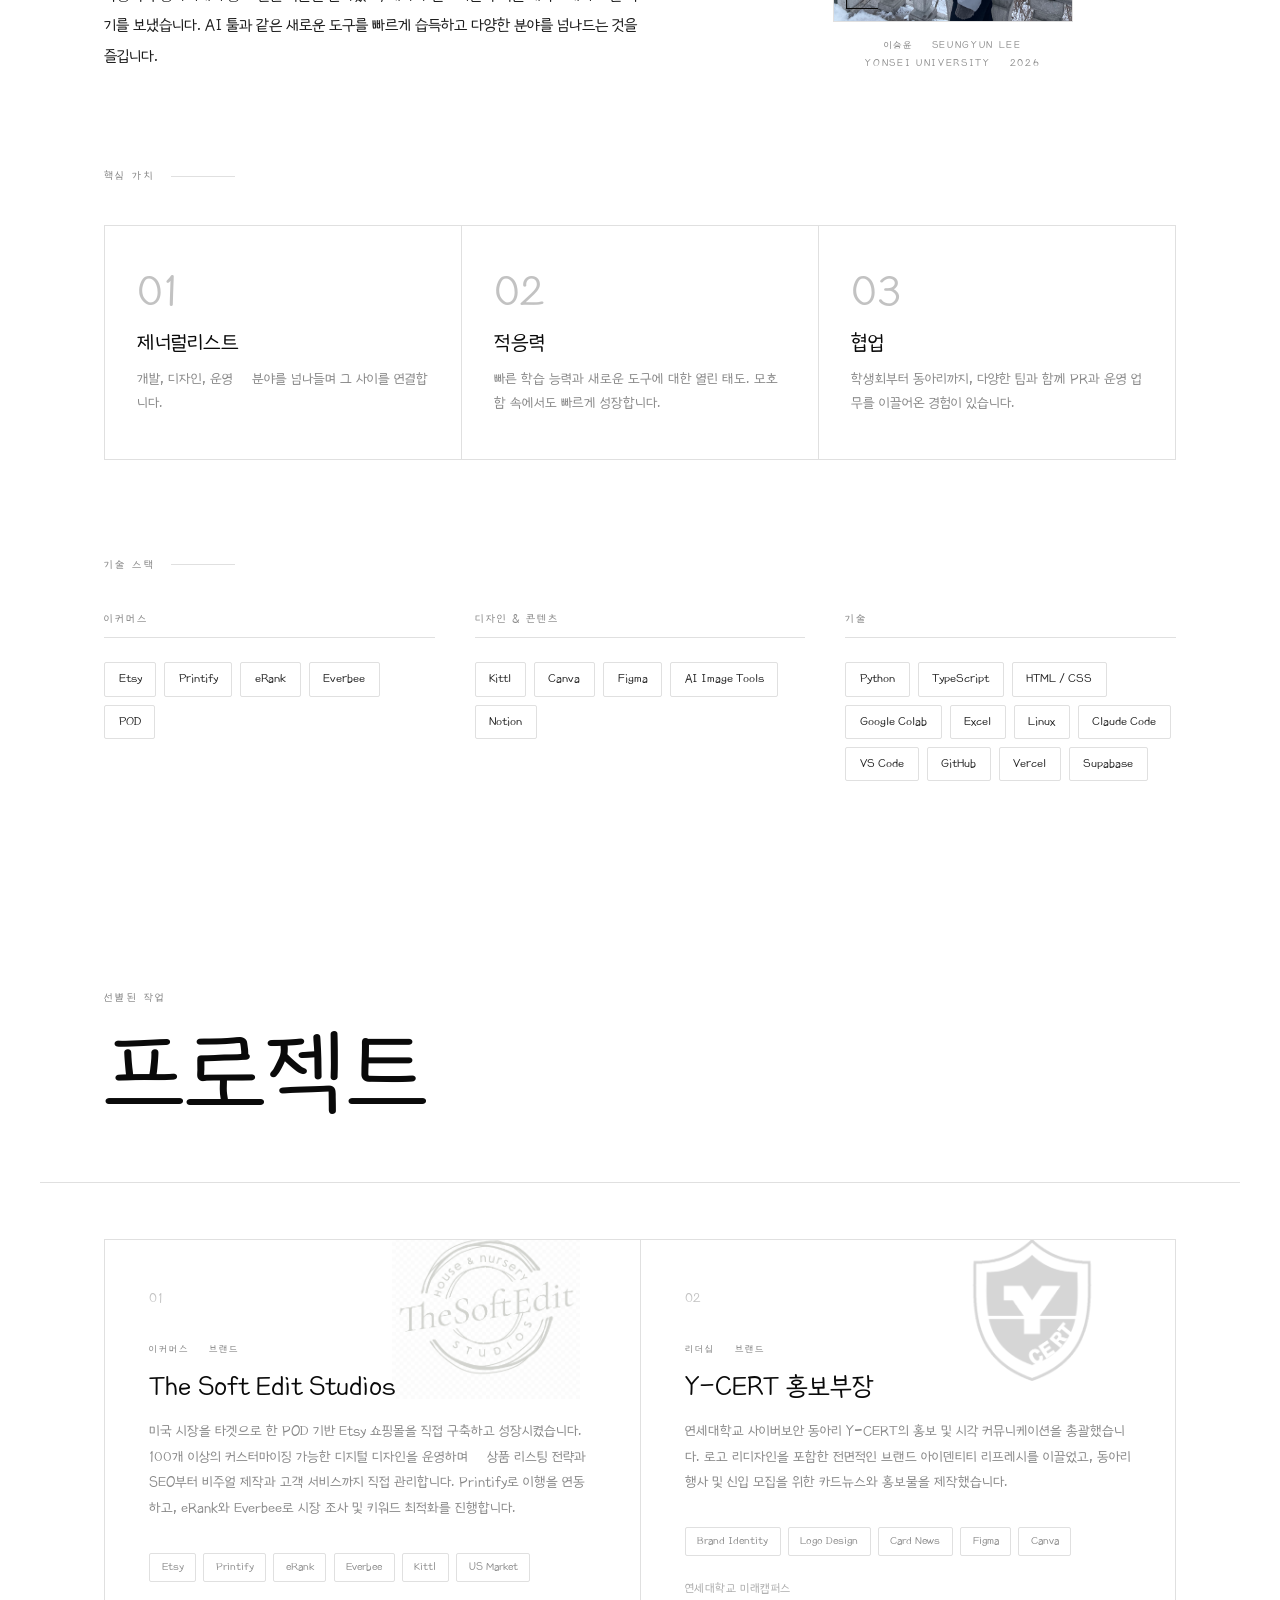
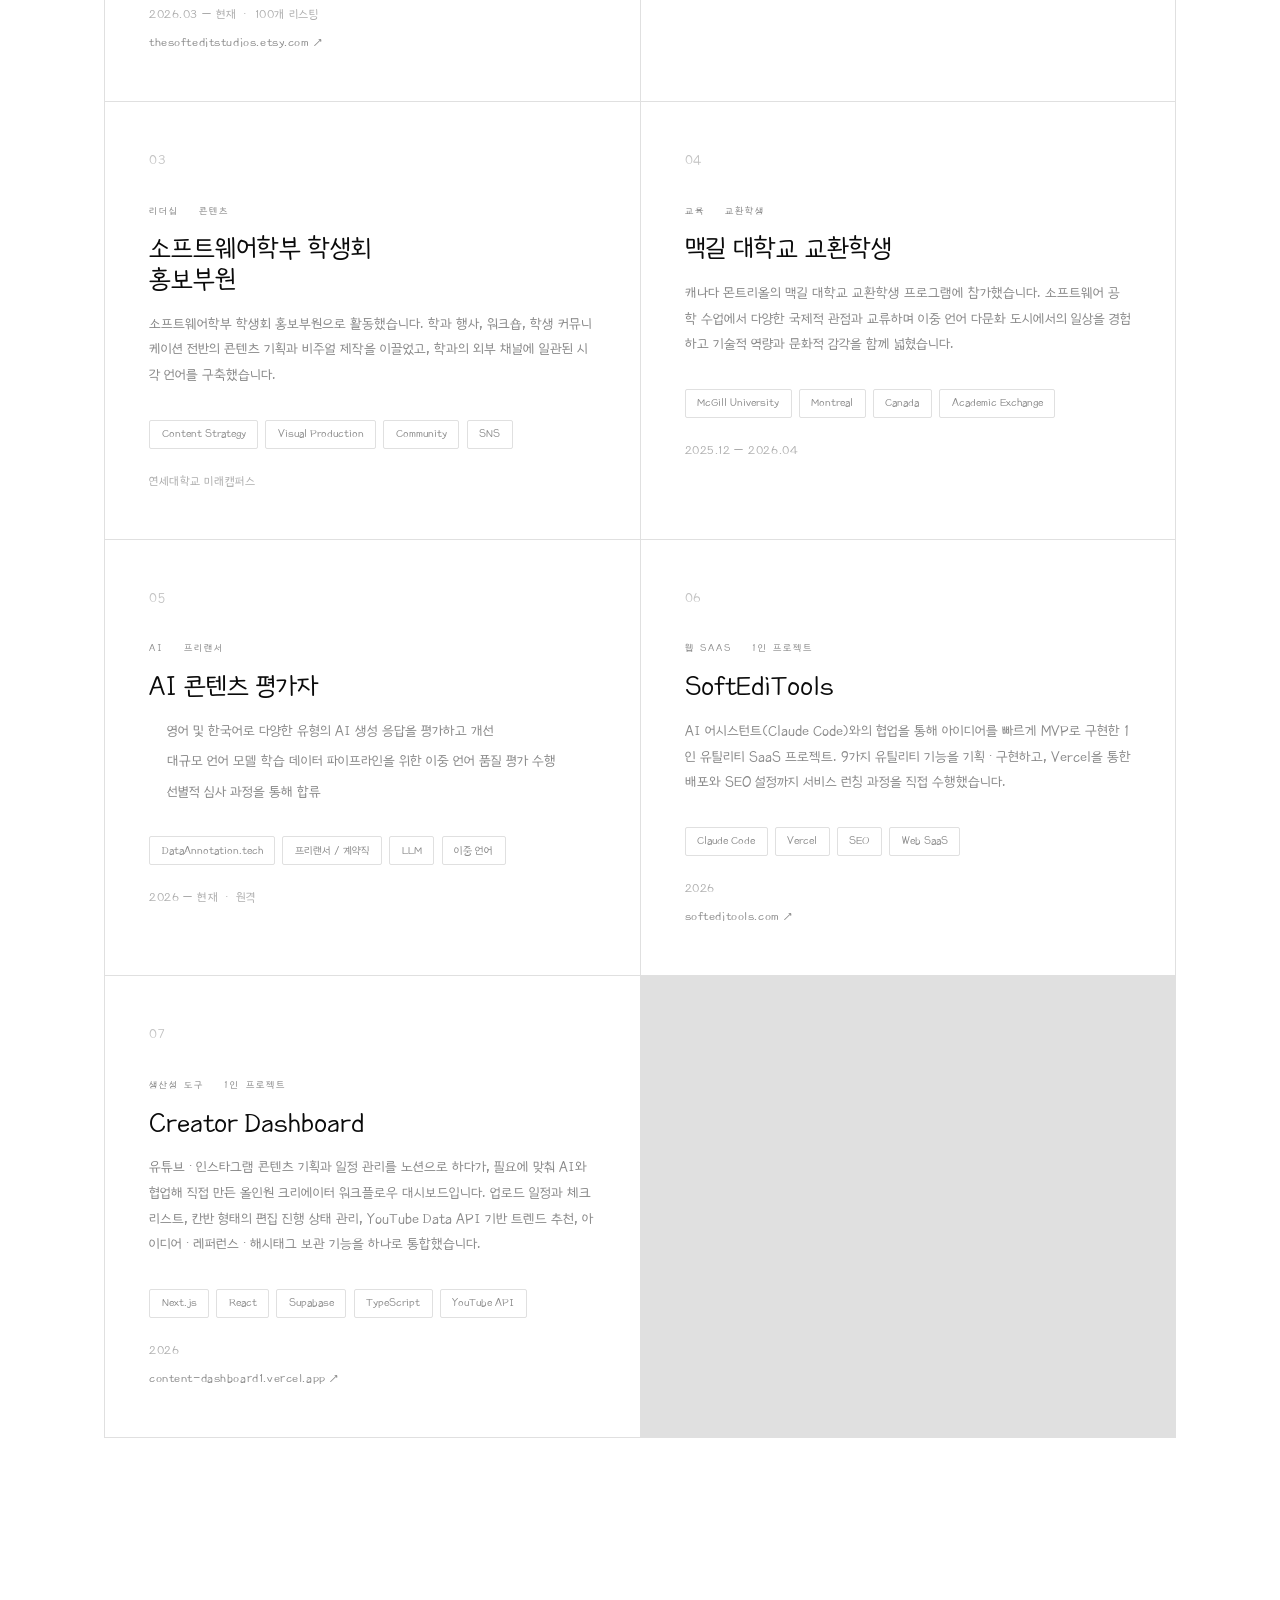
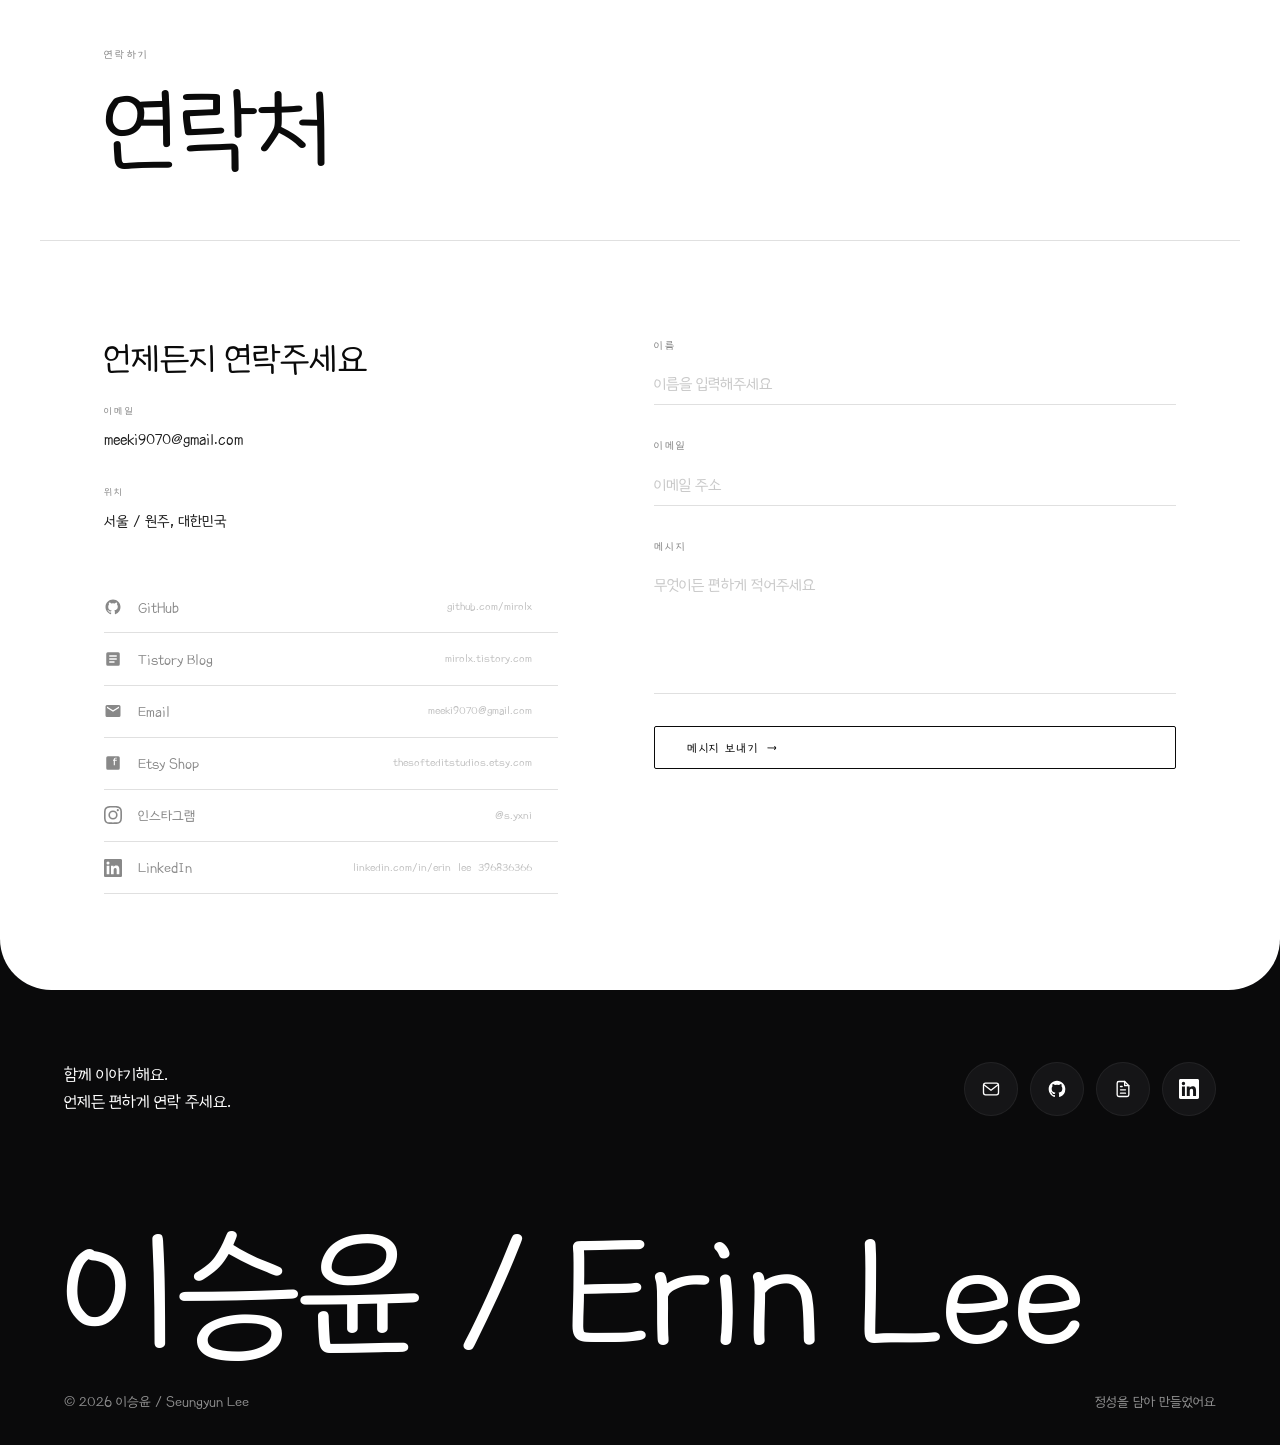
<file: about.html>
<!DOCTYPE html>
<html lang="ko">
<head>
  <meta charset="UTF-8">
  <meta name="viewport" content="width=device-width, initial-scale=1.0">
  <title>소개 — 이승윤 / Seungyun Lee</title>
  <meta http-equiv="refresh" content="0; url=index.html#about">
  <link rel="canonical" href="index.html#about">
  <script>location.replace('index.html#about');</script>
</head>
<body>
  <a href="index.html#about">index.html#about</a>
</body>
</html>
</file>
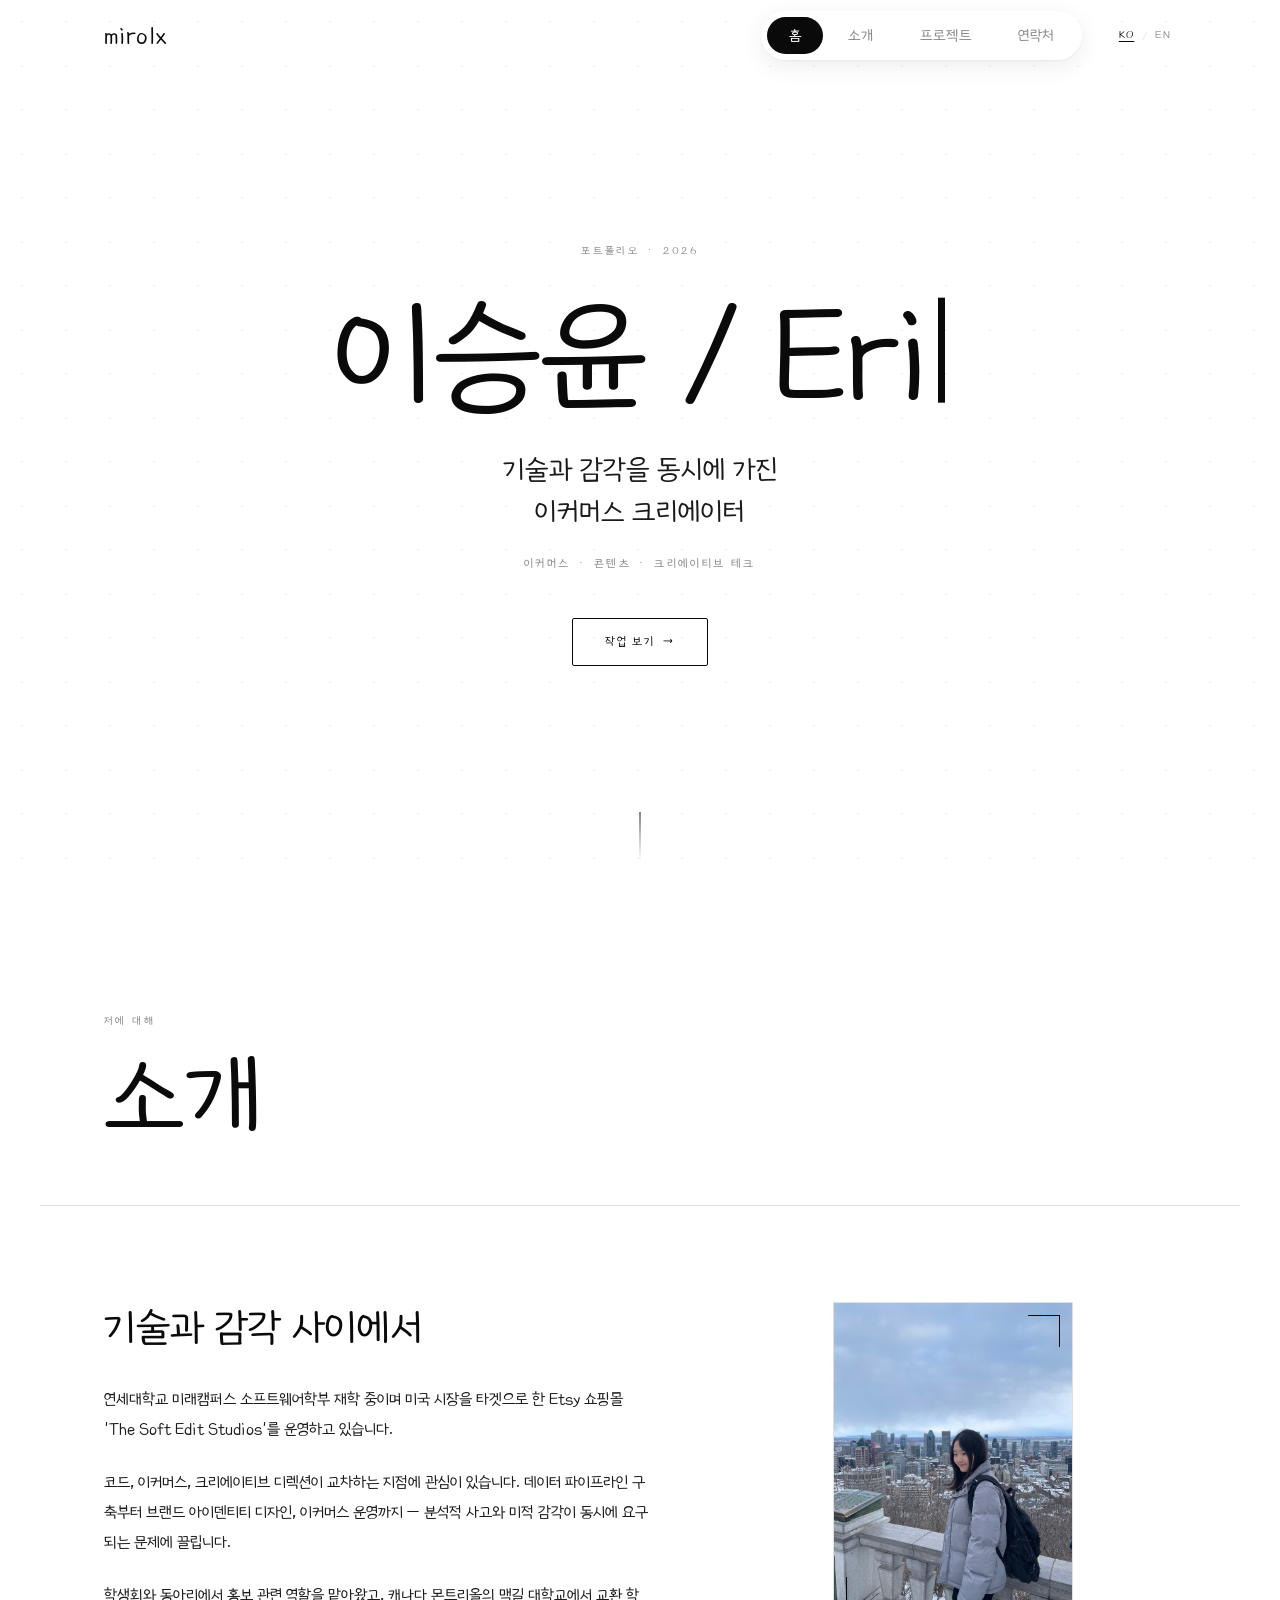
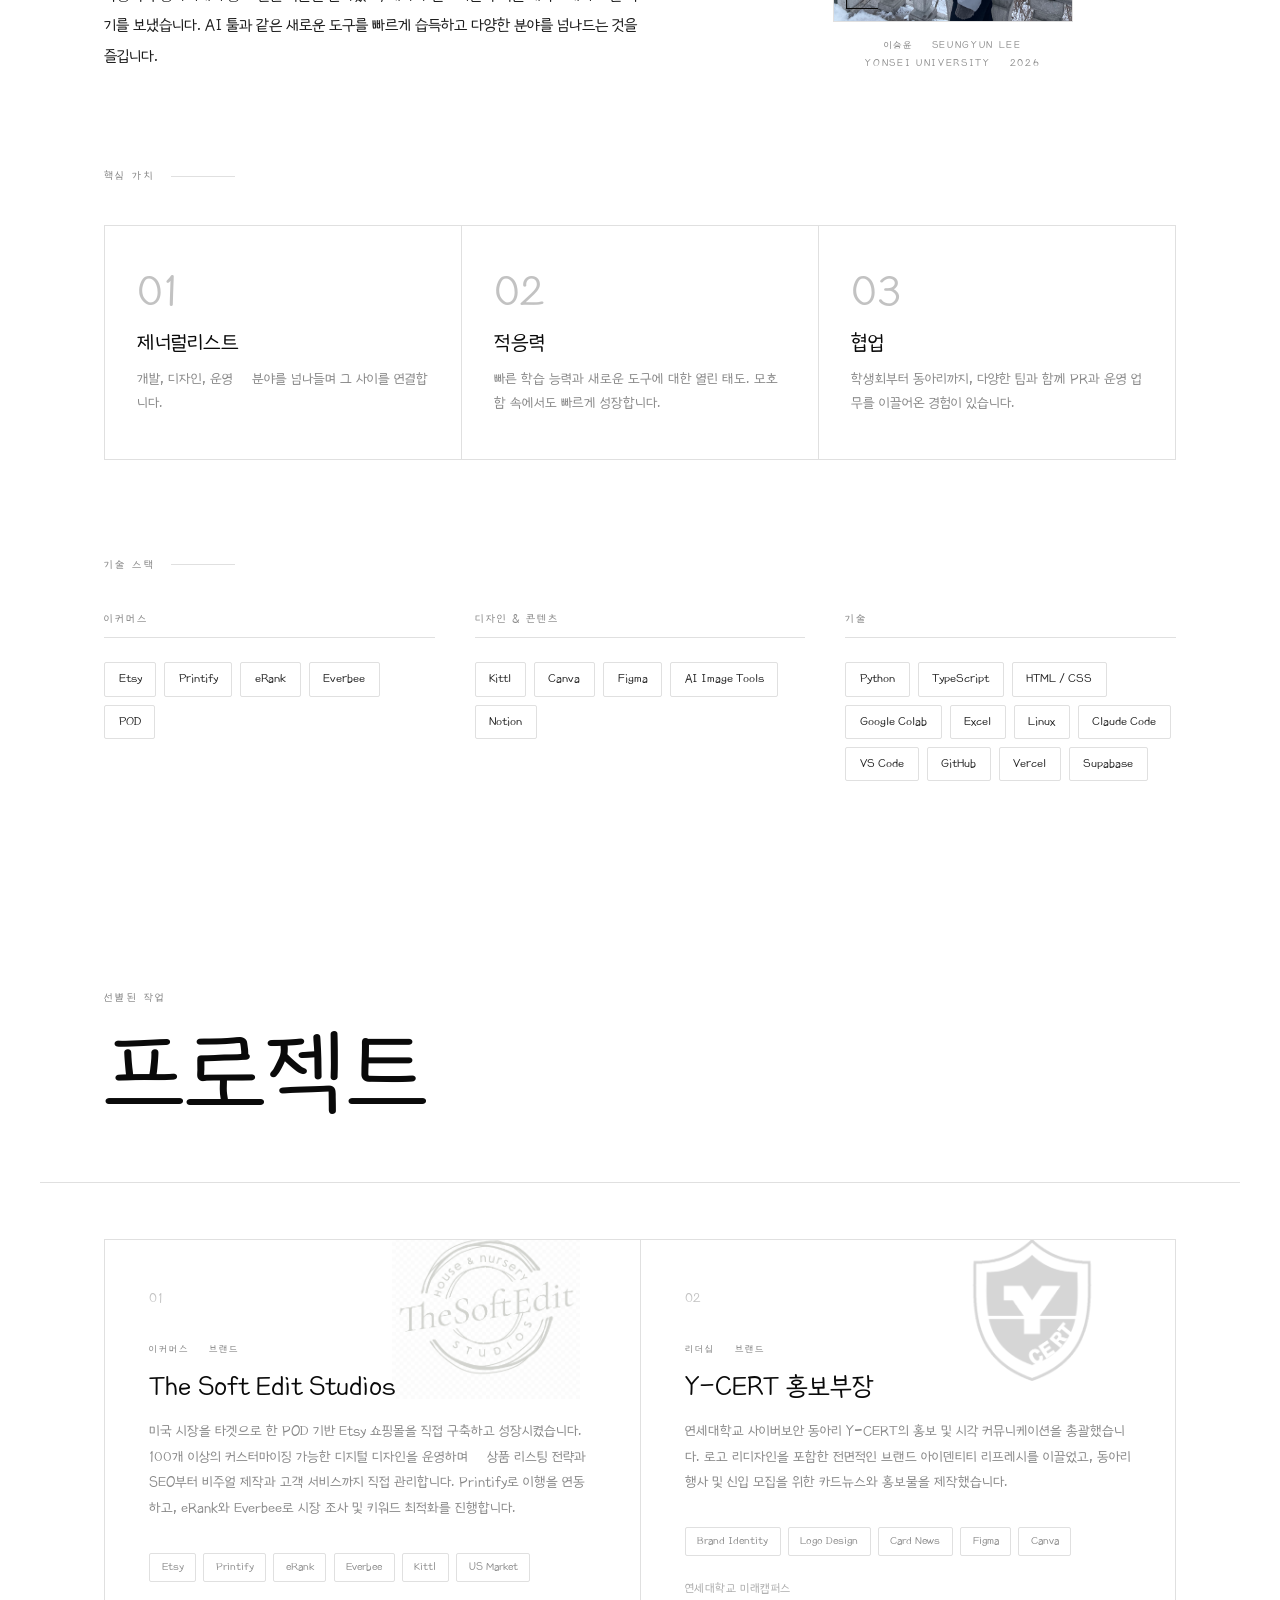
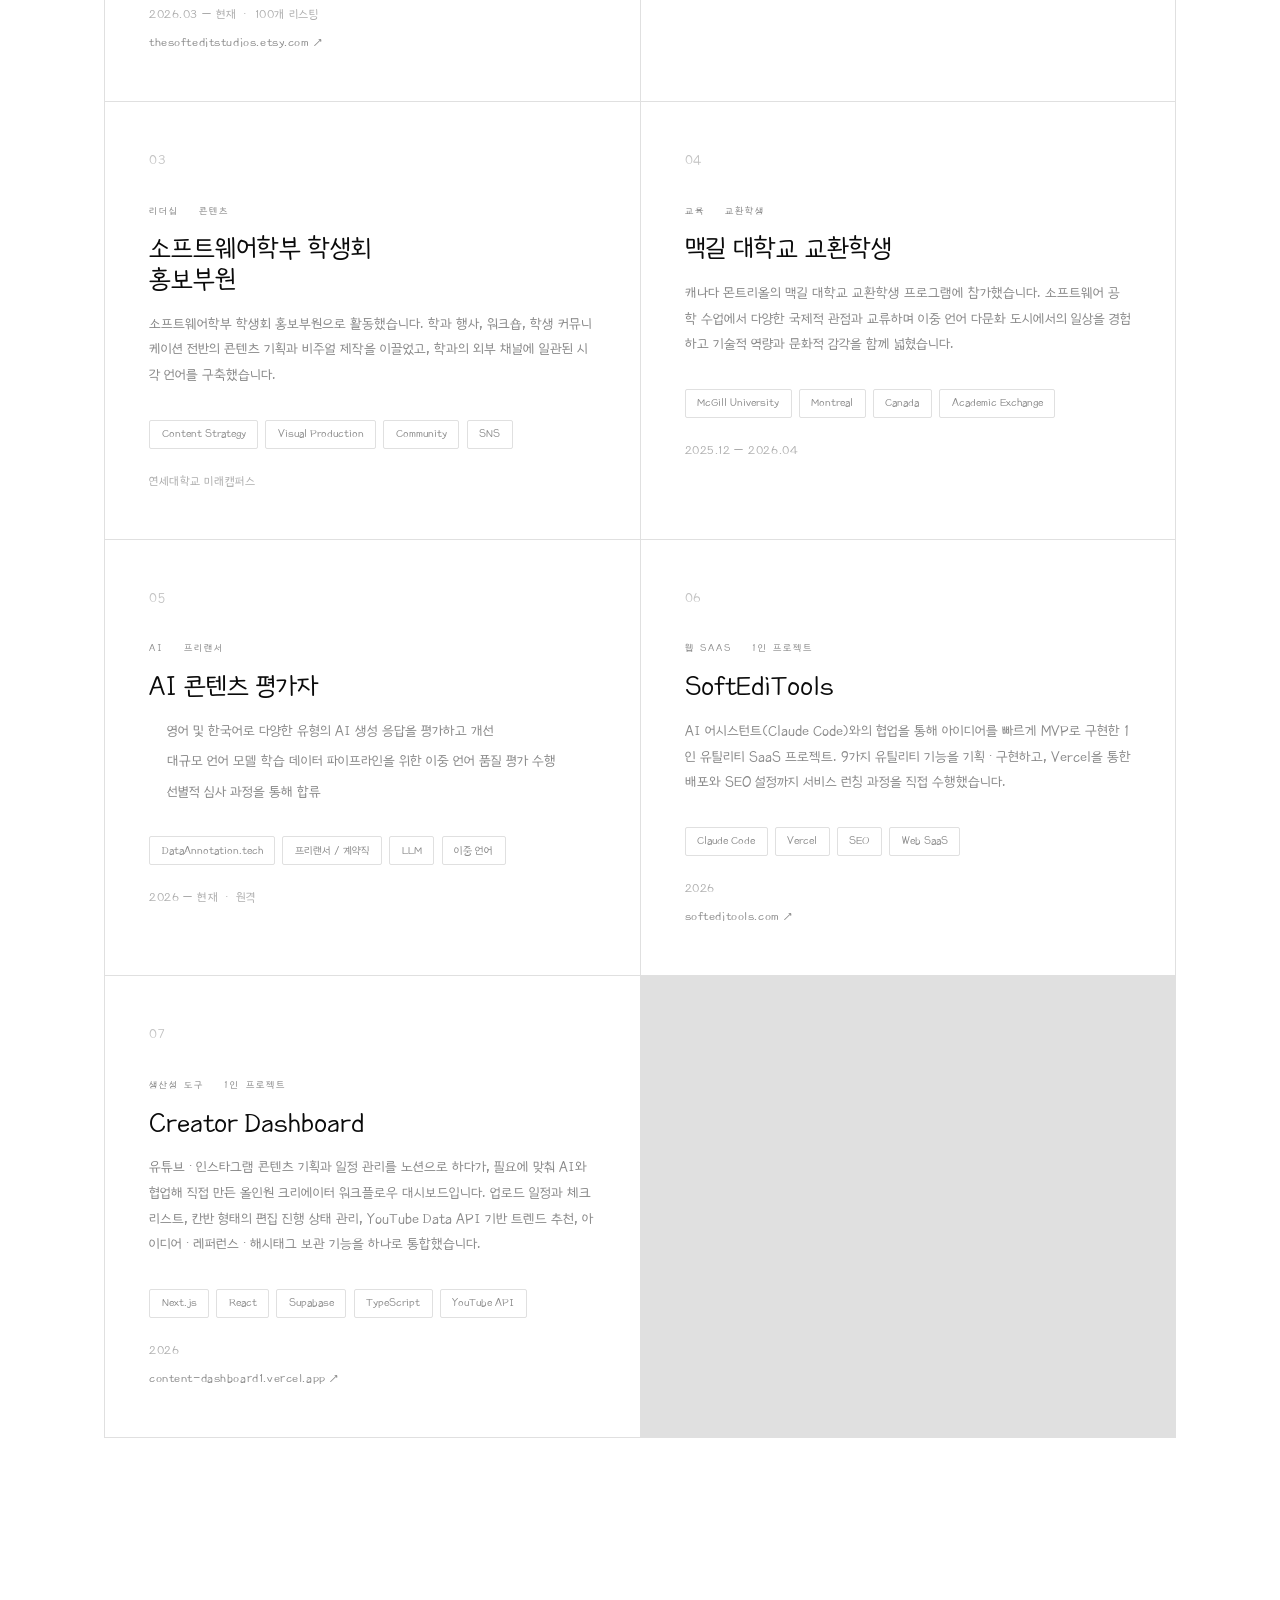
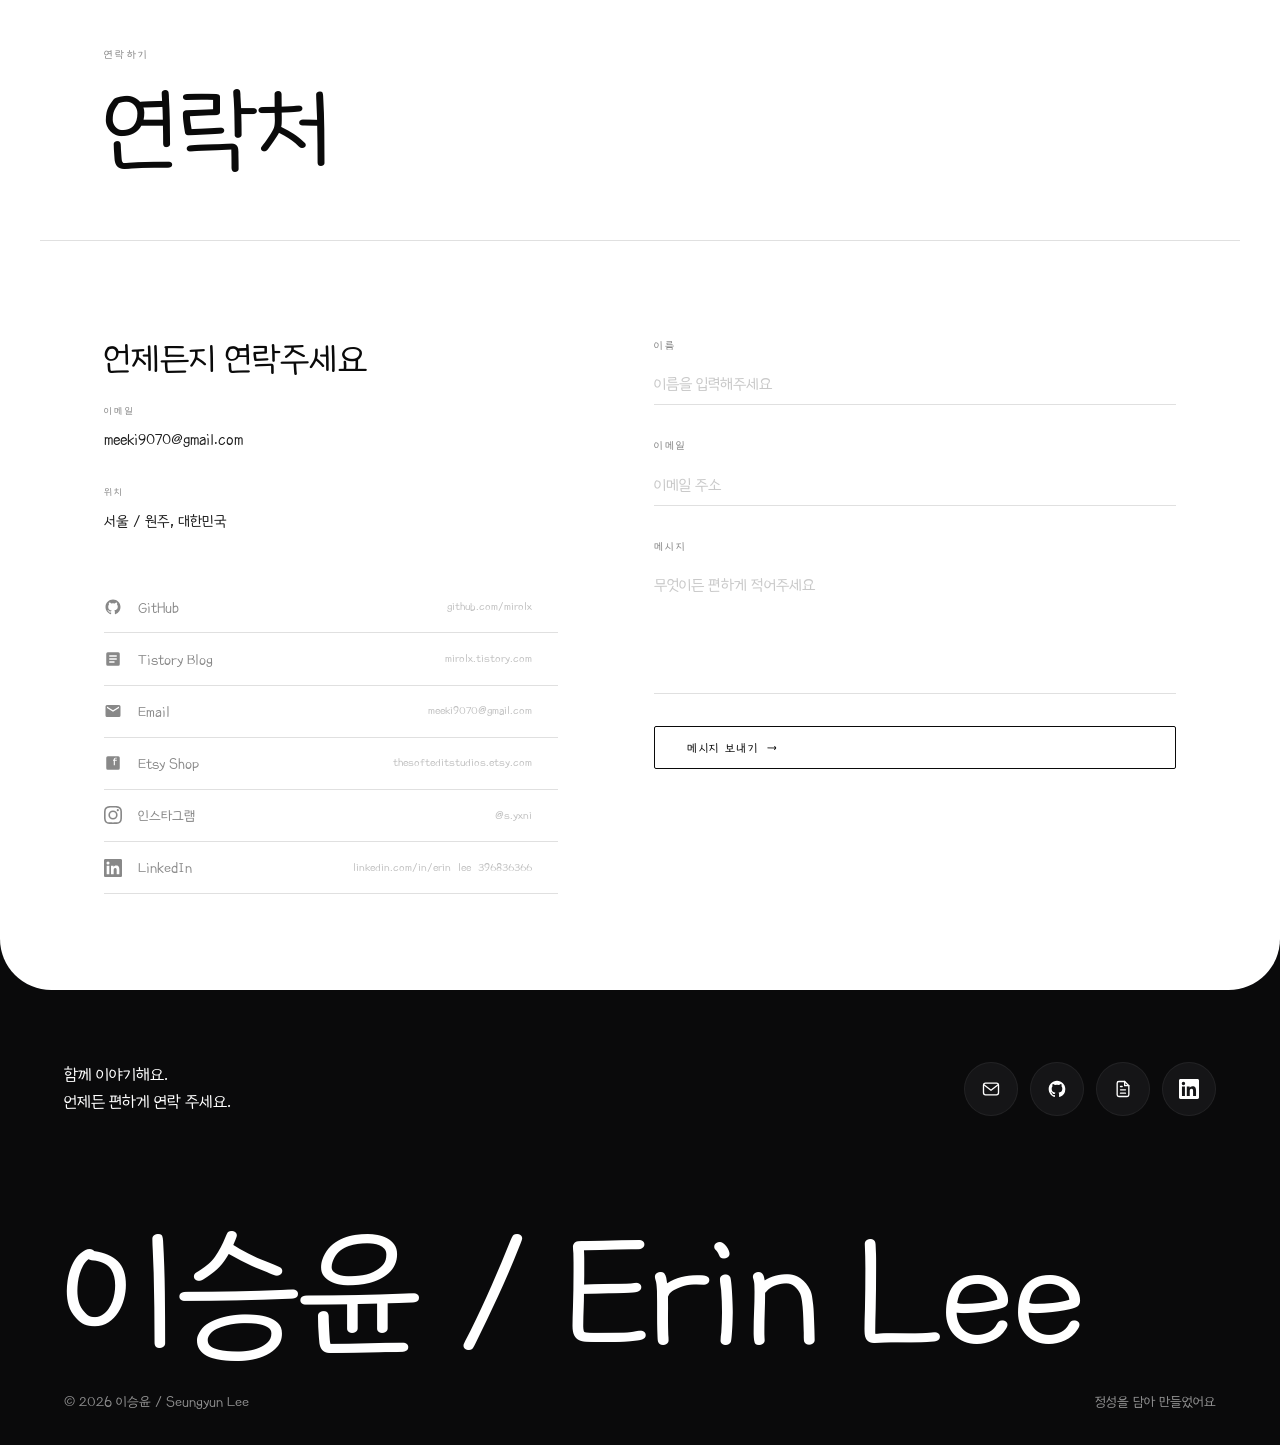
<file: contact.html>
<!DOCTYPE html>
<html lang="ko">
<head>
  <meta charset="UTF-8">
  <meta name="viewport" content="width=device-width, initial-scale=1.0">
  <title>연락처 — 이승윤 / Seungyun Lee</title>
  <meta http-equiv="refresh" content="0; url=index.html#contact">
  <link rel="canonical" href="index.html#contact">
  <script>location.replace('index.html#contact');</script>
</head>
<body>
  <a href="index.html#contact">index.html#contact</a>
</body>
</html>
</file>
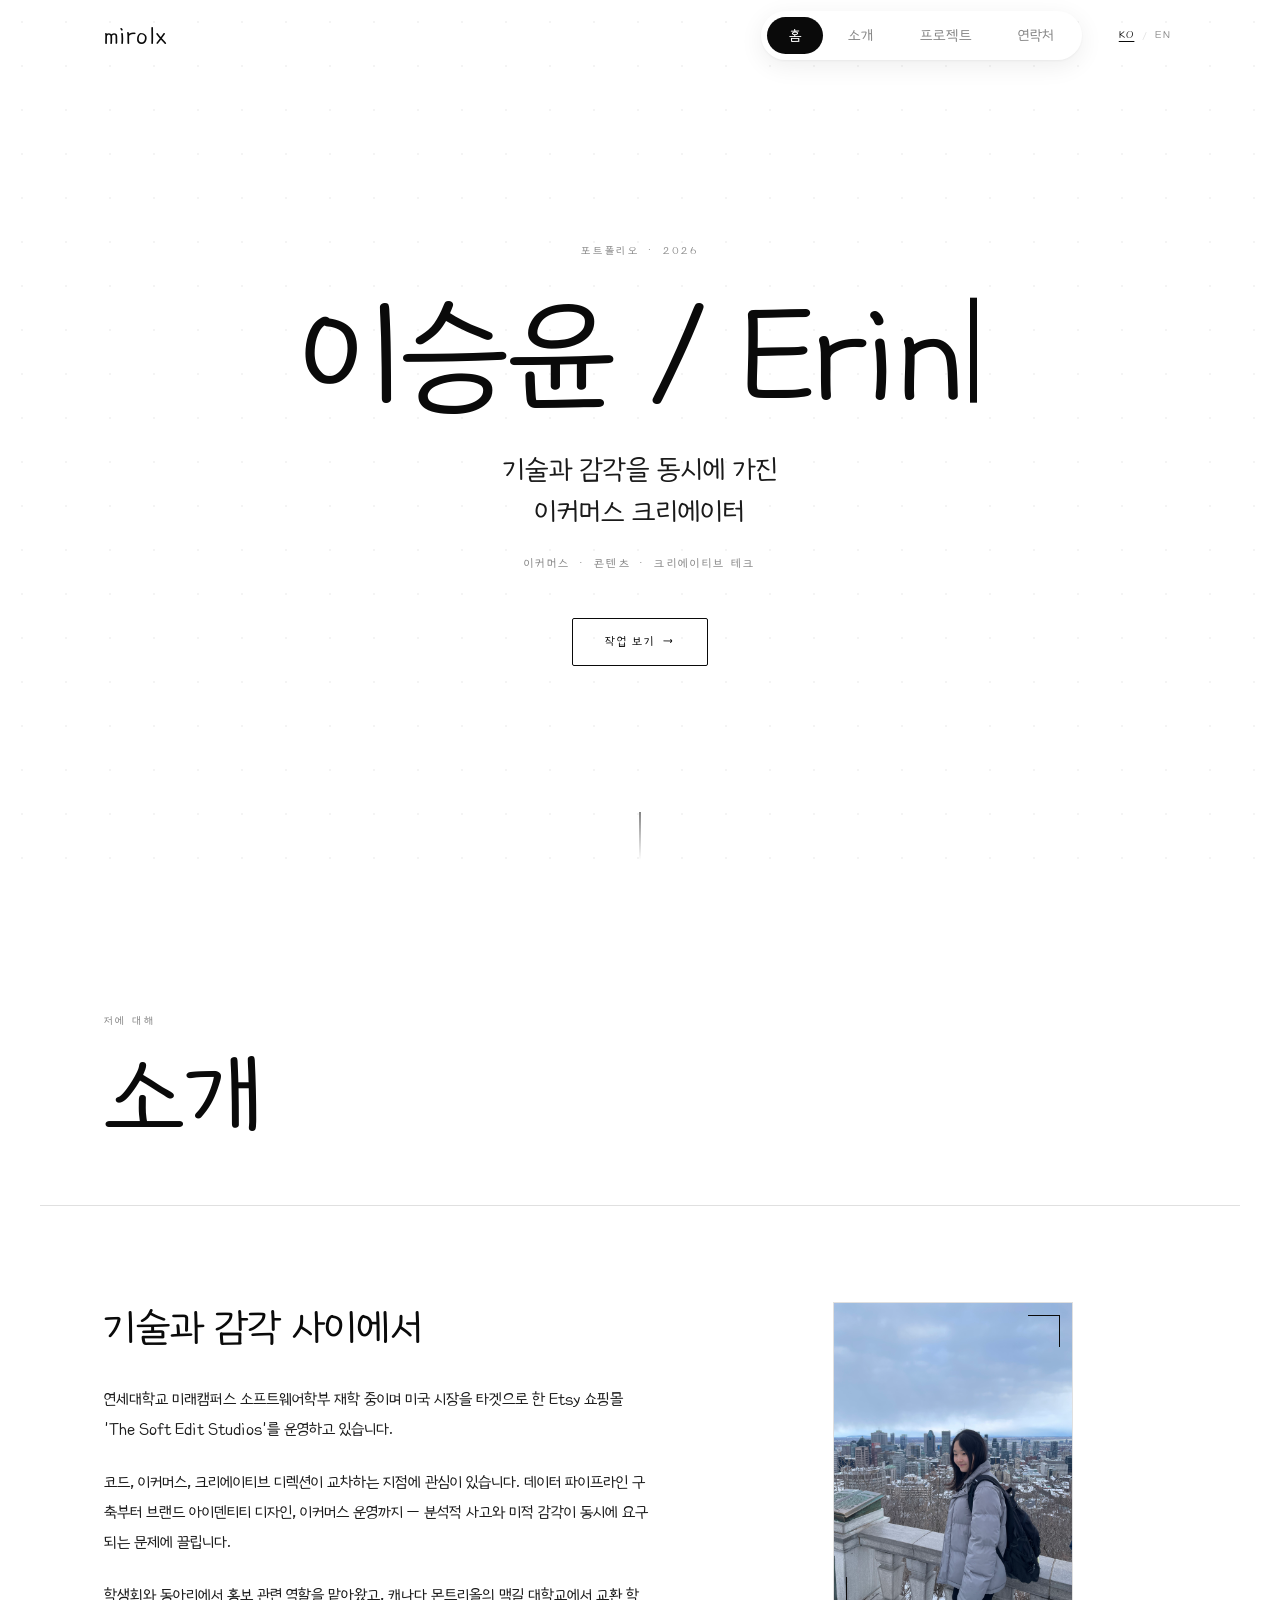
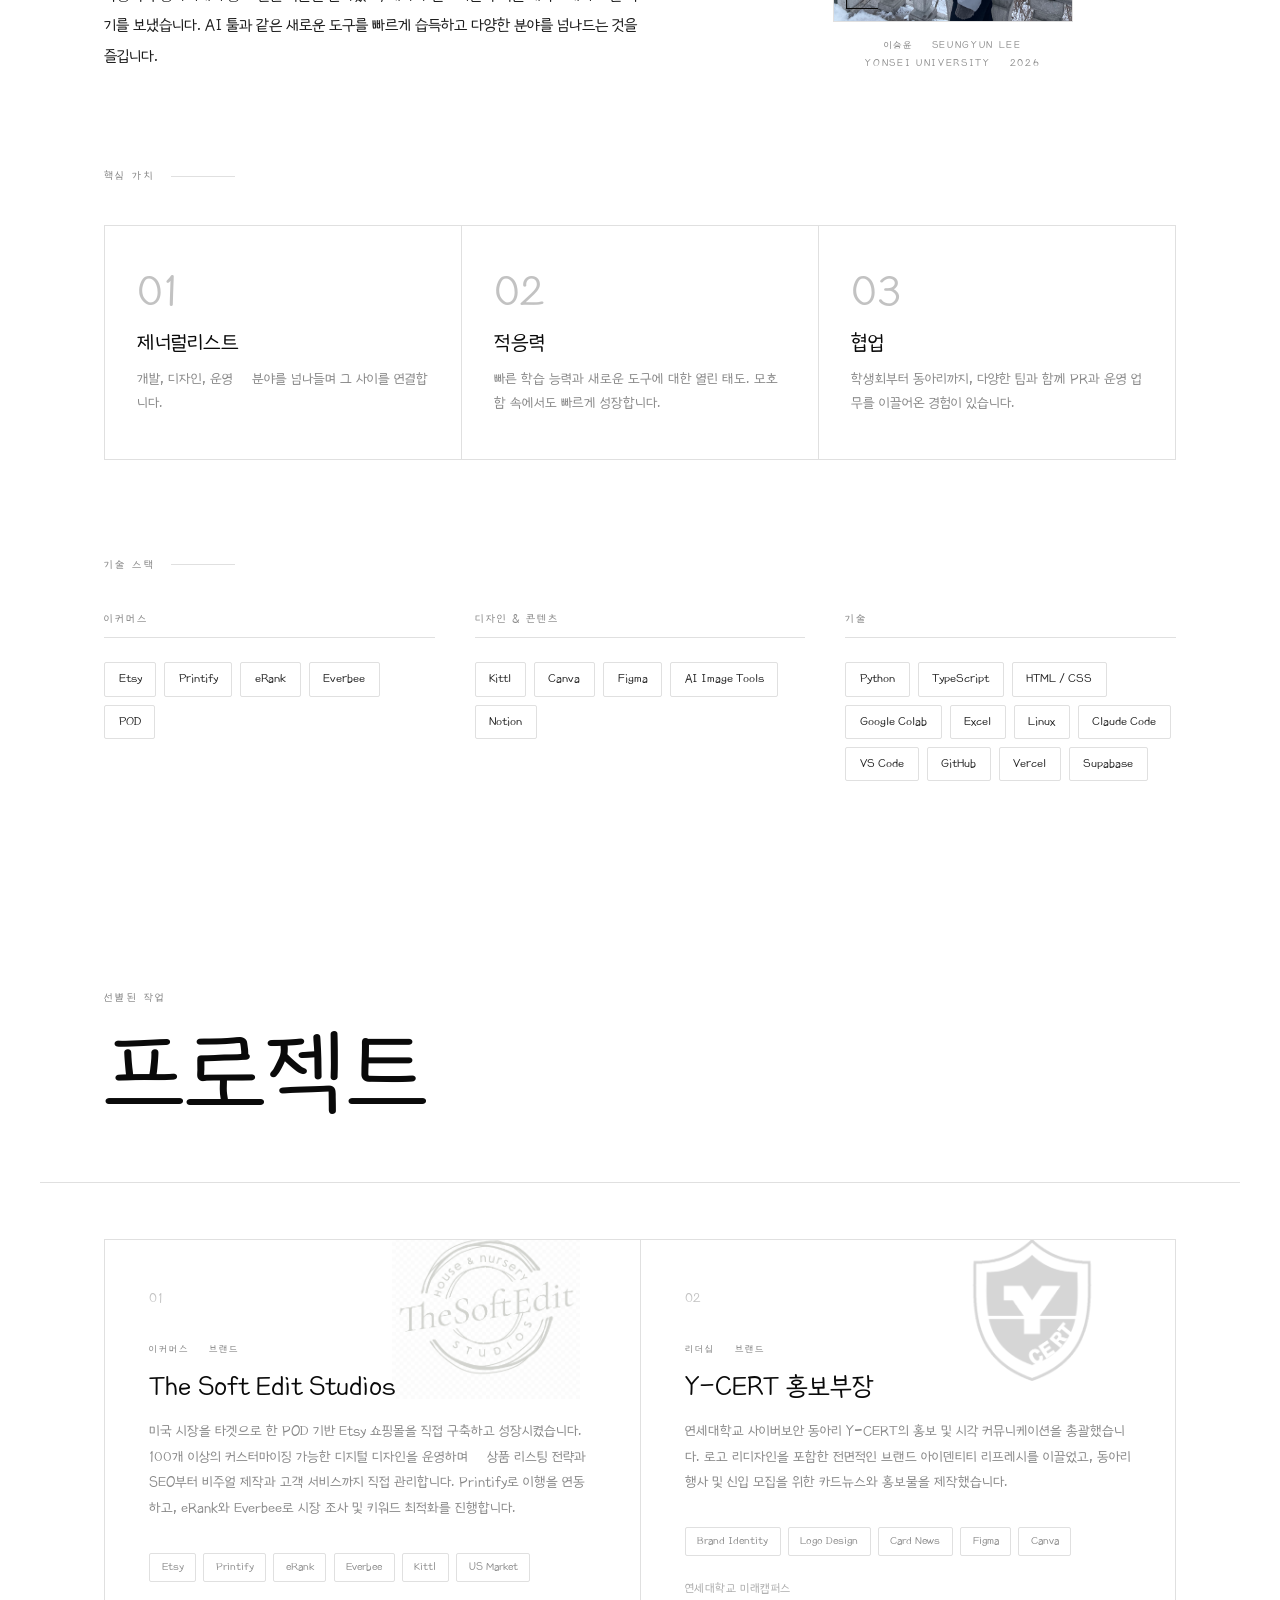
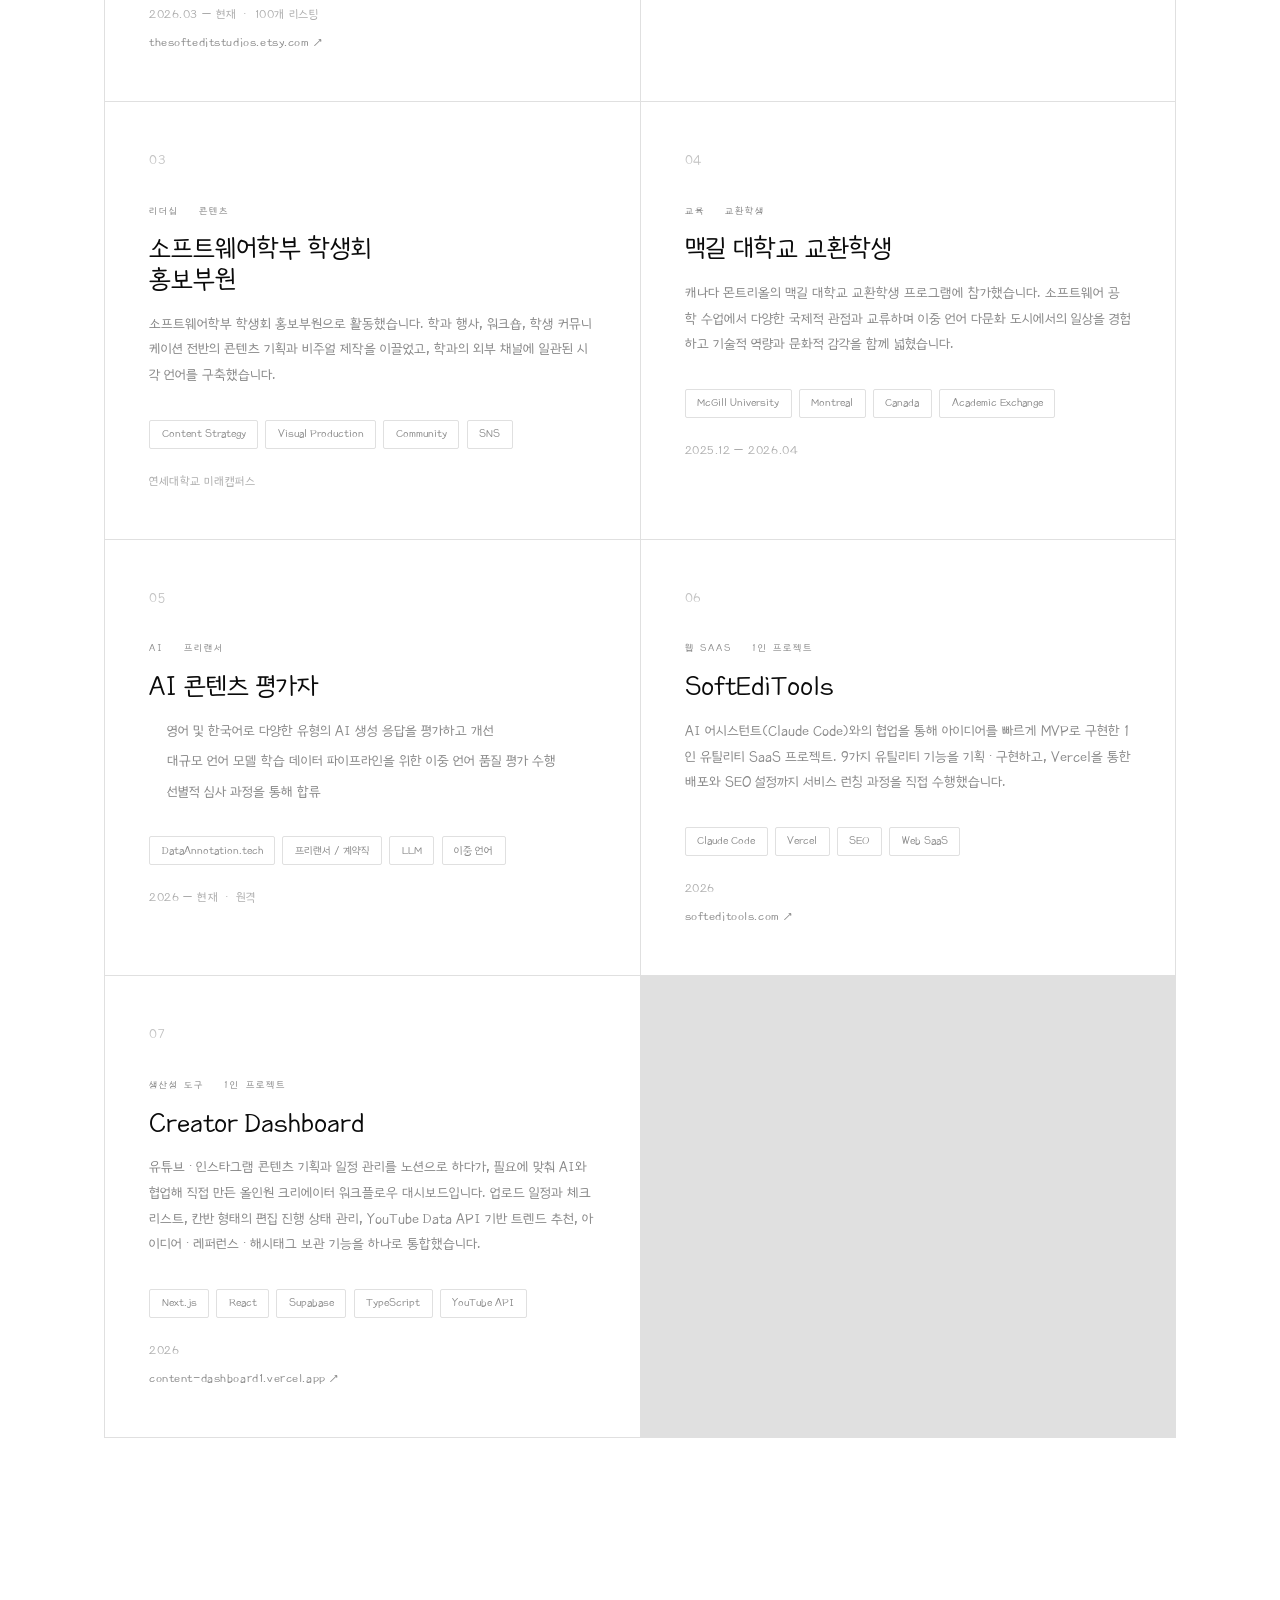
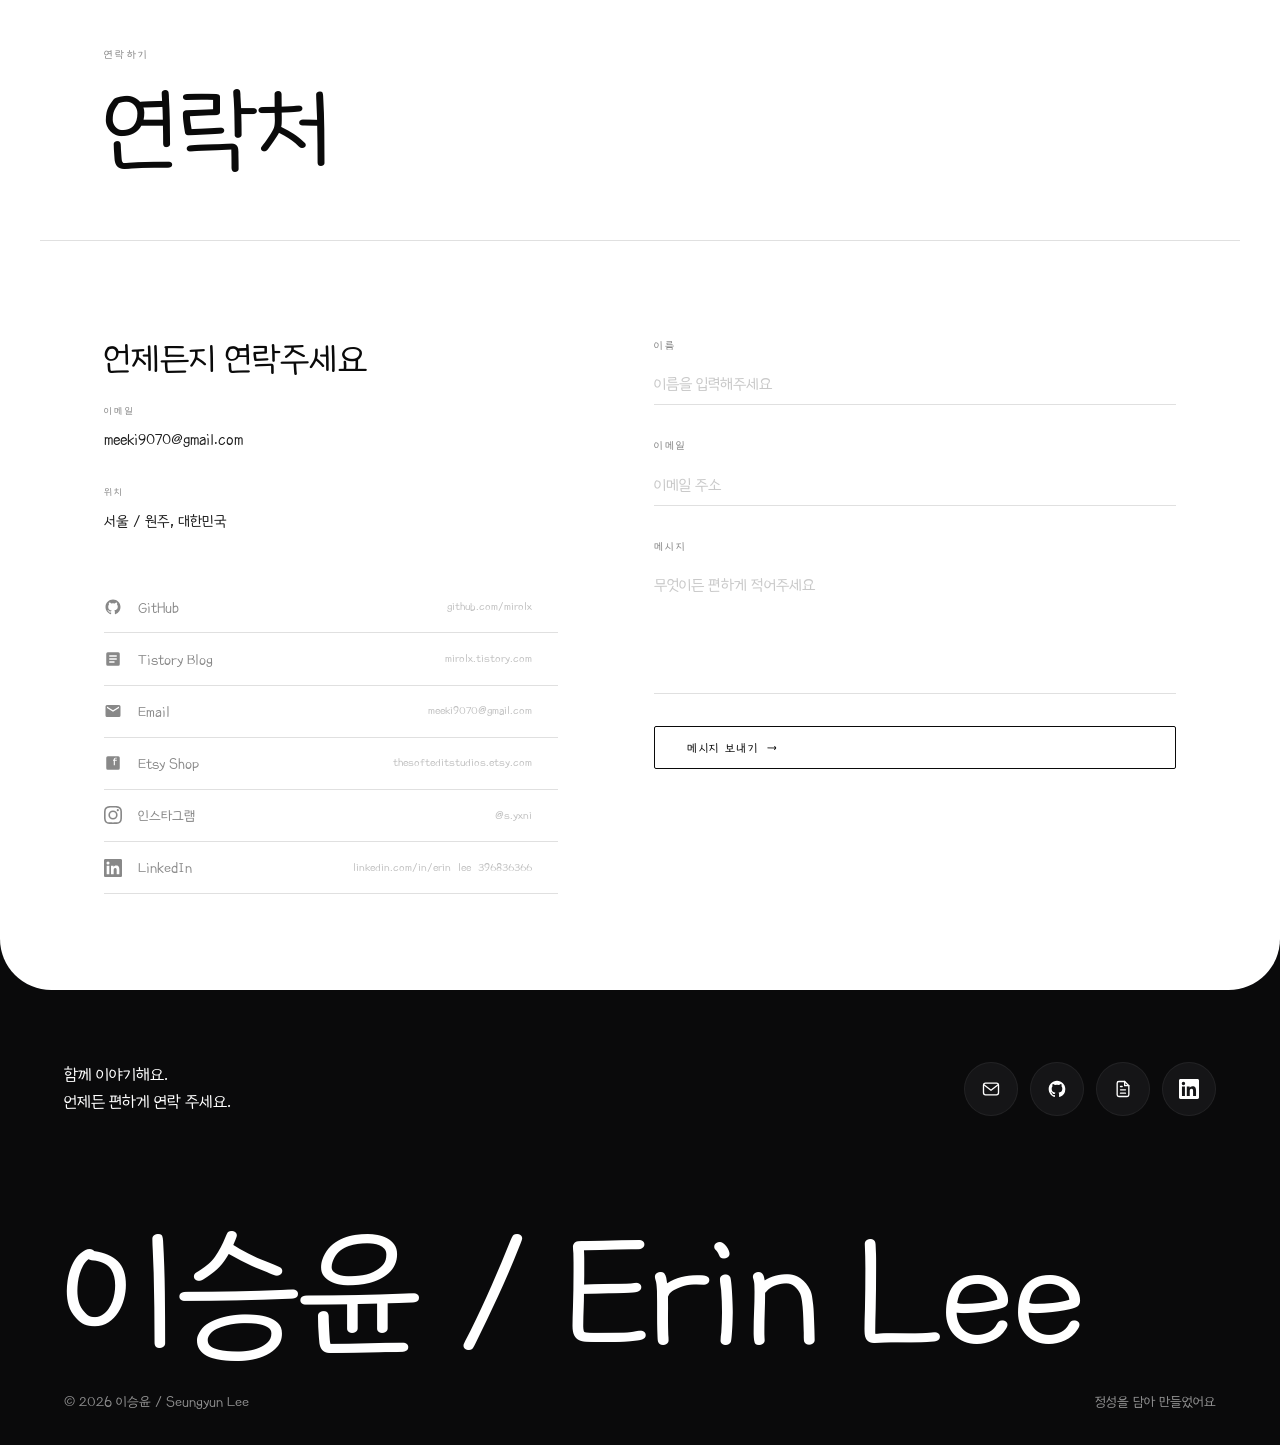
<file: projects.html>
<!DOCTYPE html>
<html lang="ko">
<head>
  <meta charset="UTF-8">
  <meta name="viewport" content="width=device-width, initial-scale=1.0">
  <title>프로젝트 — 이승윤 / Seungyun Lee</title>
  <meta http-equiv="refresh" content="0; url=index.html#projects">
  <link rel="canonical" href="index.html#projects">
  <script>location.replace('index.html#projects');</script>
</head>
<body>
  <a href="index.html#projects">index.html#projects</a>
</body>
</html>
</file>
<file: css/style.css>
/* ===========================
   Local Font
   =========================== */
@font-face {
  font-family: 'Sejong Geulggot';
  src: url('../fonts/SejongGeulggot.ttf') format('truetype');
  font-weight: 400;
  font-style: normal;
  font-display: swap;
}

/* ===========================
   Variables
   =========================== */
:root {
  --bg:           #FFFFFF;
  --bg-card:      #F5F5F5;
  --bg-card-alt:  #EBEBEB;
  --border:       #E0E0E0;
  --border-light: #EEEEEE;
  --text:         #0A0A0A;
  --text-sec:     #1A1A1A;
  --text-muted:   #888888;
  --accent:       #0A0A0A;
  --accent-dim:   rgba(10,10,10,0.25);

  --font-head: 'Sejong Geulggot', system-ui, -apple-system, sans-serif;
  --font-body: 'Sejong Geulggot', system-ui, -apple-system, BlinkMacSystemFont, 'Segoe UI', sans-serif;

  --footer-bg: #0A0A0B;
  --pill:      #FFD000;
  --sheet-r:   clamp(1.75rem, 4vw, 3.5rem);

  --nav-h:    72px;
  --max-w:    1200px;
  --gutter:   clamp(1.5rem, 5vw, 4rem);

  --t-fast:   0.2s ease;
  --t-base:   0.35s ease;
  --t-slow:   0.65s ease;
}

/* ===========================
   Reset & Base
   =========================== */
*, *::before, *::after { box-sizing: border-box; margin: 0; padding: 0; }
html { scroll-behavior: smooth; -webkit-font-smoothing: antialiased; -moz-osx-font-smoothing: grayscale; }

body {
  background: var(--bg);
  color: var(--text);
  font-family: var(--font-body);
  font-size: 16px;
  line-height: 1.6;
  min-height: 100vh;
  opacity: 0;
  animation: pageEnter 0.4s ease 0.05s forwards;
}
@keyframes pageEnter { to { opacity: 1; } }

img    { max-width: 100%; display: block; }
a      { color: inherit; text-decoration: none; }
ul     { list-style: none; }
button { cursor: pointer; border: none; background: none; font-family: inherit; }

h1, h2, h3, h4 {
  font-family: var(--font-head);
  font-weight: 400;
  line-height: 1.12;
}

/* ===========================
   Layout
   =========================== */
.container { max-width: var(--max-w); margin: 0 auto; padding: 0 var(--gutter); }

.section { padding: 6rem var(--gutter); max-width: var(--max-w); margin: 0 auto; }

.section-label {
  font-size: 0.68rem;
  letter-spacing: 0.22em;
  text-transform: uppercase;
  color: var(--text-muted);
  margin-bottom: 2.5rem;
  display: flex;
  align-items: center;
  gap: 1rem;
}
.section-label::after {
  content: '';
  flex: 1;
  max-width: 64px;
  height: 1px;
  background: var(--border);
}

/* ===========================
   Navigation
   =========================== */
.nav {
  position: fixed;
  inset: 0 0 auto 0;
  z-index: 200;
  height: var(--nav-h);
  display: flex;
  align-items: center;
  transition: background var(--t-base), border-color var(--t-base), backdrop-filter var(--t-base);
  border-bottom: 1px solid transparent;
}
.nav.scrolled {
  background: rgba(255,255,255,0.94);
  backdrop-filter: blur(14px);
  -webkit-backdrop-filter: blur(14px);
  border-color: var(--border);
}

.nav-container {
  max-width: var(--max-w);
  width: 100%;
  margin: 0 auto;
  padding: 0 var(--gutter);
  display: flex;
  align-items: center;
  justify-content: space-between;
  gap: 1.5rem;
}

.nav-logo {
  font-family: var(--font-head);
  font-size: 1.45rem;
  font-weight: 400;
  color: var(--accent);
  letter-spacing: 0.04em;
  transition: opacity var(--t-fast);
}
.nav-logo:hover { opacity: 0.55; }

.nav-right {
  display: flex;
  align-items: center;
  gap: 2rem;
}

/* Pill nav — a sliding indicator (.nav-pill, injected by main.js) follows the hovered link */
.nav-links {
  position: relative;
  display: flex;
  gap: 0.15rem;
  align-items: center;
  padding: 6px;
  background: #fff;
  border-radius: 999px;
  box-shadow: 0 6px 24px rgba(0,0,0,0.07), 0 1px 3px rgba(0,0,0,0.05);
}
.nav-pill {
  position: absolute;
  top: 6px; bottom: 6px; left: 0;
  width: 0;
  border-radius: 999px;
  background: var(--accent);
  opacity: 0;
  pointer-events: none;
  z-index: 0;
}
.nav-pill.ready {
  transition:
    transform 0.5s cubic-bezier(0.34, 1.32, 0.64, 1),
    width 0.5s cubic-bezier(0.34, 1.32, 0.64, 1),
    opacity var(--t-fast);
}
.nav-links a {
  position: relative;
  z-index: 1;
  display: block;
  padding: 0.62rem 1.35rem;
  font-size: 0.92rem;
  font-weight: 400;
  letter-spacing: 0.01em;
  line-height: 1.2;
  white-space: nowrap;
  color: var(--text-muted);
  border-radius: 999px;
  transition: color var(--t-base);
}
.nav-links a span {
  display: inline-block;
  transition: transform 0.35s cubic-bezier(0.34, 1.56, 0.64, 1);
}
.nav-links a:hover span,
.nav-links a:focus-visible span { transform: translateY(-1px); }
.nav-links a:active span { transform: scale(0.94); }
.nav-links a.on { color: #fff; }
.nav-links a:not(.on):hover { color: var(--text); }
.nav-links a:focus-visible { outline: 2px solid var(--accent); outline-offset: 2px; }

/* Language toggle */
.lang-toggle {
  display: flex;
  align-items: center;
  gap: 3px;
  flex-shrink: 0;
}
.lang-opt {
  font-family: var(--font-body);
  font-size: 0.68rem;
  letter-spacing: 0.12em;
  color: var(--text-muted);
  padding: 3px 5px;
  transition: color var(--t-fast);
  line-height: 1;
  font-weight: 400;
}
.lang-opt.active {
  color: var(--text);
  font-weight: 500;
  text-decoration: underline;
  text-underline-offset: 3px;
}
.lang-opt:hover { color: var(--text); }
.lang-sep {
  font-size: 0.6rem;
  color: var(--border);
  line-height: 1;
  pointer-events: none;
  user-select: none;
}

.nav-toggle {
  display: none;
  flex-direction: column;
  gap: 5px;
  padding: 4px;
}
.nav-toggle span {
  display: block;
  width: 22px; height: 1px;
  background: var(--text);
  transition: transform var(--t-base), opacity var(--t-fast);
}
.nav-toggle.active span:first-child { transform: translateY(6px) rotate(45deg); }
.nav-toggle.active span:last-child  { transform: translateY(-6px) rotate(-45deg); }

/* ===========================
   Page transitions
   =========================== */
.page-out { animation: pageExit 0.26s ease forwards; }
@keyframes pageExit { to { opacity: 0; transform: translateY(-5px); } }

/* ===========================
   Button
   =========================== */
.btn {
  display: inline-flex;
  align-items: center;
  gap: 0.5rem;
  padding: 0.85rem 2rem;
  border: 1px solid var(--accent);
  color: var(--accent);
  font-family: var(--font-body);
  font-size: 0.75rem;
  font-weight: 400;
  letter-spacing: 0.14em;
  text-transform: uppercase;
  transition: background var(--t-base), color var(--t-base);
  border-radius: 2px;
}
.btn:hover { background: var(--accent); color: var(--bg); }
.btn-arrow { transition: transform var(--t-fast); }
.btn:hover .btn-arrow { transform: translateX(4px); }

/* ===========================
   Hero
   =========================== */
.hero {
  min-height: 100vh;
  display: flex;
  align-items: center;
  justify-content: center;
  padding: var(--nav-h) var(--gutter) 4rem;
  position: relative;
  overflow: hidden;
}
.hero::after {
  content: '';
  position: absolute; inset: 0;
  background-image: radial-gradient(circle, rgba(0,0,0,0.045) 1px, transparent 1px);
  background-size: 44px 44px;
  pointer-events: none;
}

.hero-content {
  text-align: center;
  max-width: 960px;
  z-index: 1;
  position: relative;
}

.hero-eyebrow {
  font-size: 0.7rem;
  letter-spacing: 0.24em;
  text-transform: uppercase;
  color: var(--text-muted);
  margin-bottom: 1.75rem;
}

.hero-name {
  font-size: clamp(3rem, 10vw, 8rem);
  font-weight: 400;
  line-height: 1;
  letter-spacing: -0.01em;
  margin-bottom: 2rem;
}

/* Hero name — typewriter caret */
.hero-name { min-height: 1em; }
.hero-name .caret {
  display: inline-block;
  width: 0.055em;
  height: 0.82em;
  margin-left: 0.06em;
  vertical-align: baseline;
  background: var(--accent);
  transform: translateY(0.06em);
  animation: caretBlink 1.05s steps(1) infinite;
}
@keyframes caretBlink { 0%, 50% { opacity: 1; } 50.01%, 100% { opacity: 0; } }
@media (prefers-reduced-motion: reduce) {
  .hero-name .caret { display: none; }
}

.hero-headline {
  font-family: var(--font-head);
  font-size: clamp(1.15rem, 2.6vw, 1.75rem);
  font-weight: 400;
  color: var(--text-sec);
  line-height: 1.5;
  margin-bottom: 1.4rem;
}

.hero-sub {
  font-size: 0.75rem;
  letter-spacing: 0.2em;
  text-transform: uppercase;
  color: var(--text-muted);
  margin-bottom: 2.75rem;
}

/* Hero entrance */
.hero-content .fi {
  opacity: 0;
  transform: translateY(20px);
  animation: fadeUp 0.75s ease forwards;
  animation-delay: calc(var(--d, 0) * 0.13s + 0.2s);
}
@keyframes fadeUp { to { opacity: 1; transform: translateY(0); } }

.hero-scroll {
  position: absolute;
  bottom: 2.5rem;
  left: 50%;
  transform: translateX(-50%);
  display: flex;
  flex-direction: column;
  align-items: center;
  gap: 0.6rem;
  z-index: 1;
}
.hero-scroll span {
  font-size: 0.6rem;
  letter-spacing: 0.22em;
  text-transform: uppercase;
  color: var(--text-muted);
}
.scroll-line {
  width: 1px; height: 48px;
  background: linear-gradient(to bottom, var(--accent), transparent);
  animation: scrollPulse 2.2s ease-in-out infinite;
}
@keyframes scrollPulse {
  0%, 100% { opacity: 0.25; }
  50%       { opacity: 0.8; }
}

/* ===========================
   Page Header
   =========================== */
.page-section { position: relative; }
.page-header {
  padding: calc(var(--nav-h) + 2.5rem) var(--gutter) 4rem;
  max-width: var(--max-w);
  margin: 0 auto;
  border-bottom: 1px solid var(--border);
}
.page-header-eyebrow {
  display: block;
  font-size: 0.68rem;
  letter-spacing: 0.22em;
  text-transform: uppercase;
  color: var(--text-muted);
  margin-bottom: 1rem;
}
.page-header h2 {
  font-size: clamp(2.8rem, 8vw, 6rem);
  font-weight: 400;
  line-height: 1;
}
.page-header-sub {
  margin-top: 1.2rem;
  font-size: 1rem;
  color: var(--text-muted);
  max-width: 520px;
  line-height: 1.7;
}

/* ===========================
   About — bio
   =========================== */
.about-bio {
  display: grid;
  grid-template-columns: 1.1fr 0.9fr;
  gap: 5rem;
  align-items: start;
}
.about-bio-text h2 {
  font-size: clamp(1.7rem, 3.2vw, 2.6rem);
  font-weight: 400;
  margin-bottom: 2rem;
  line-height: 1.2;
}
.about-bio-text p {
  color: var(--text-sec);
  font-size: 1.025rem;
  line-height: 1.85;
  margin-bottom: 1.4rem;
}
.about-bio-text p:last-child { margin-bottom: 0; }

.about-visual { display: flex; align-items: center; justify-content: center; }
.monogram-card {
  width: 240px; height: 320px;
  border: 1px solid var(--border);
  position: relative;
  overflow: hidden;
}
.monogram-card::before {
  content: '';
  position: absolute;
  top: 12px; right: 12px;
  width: 32px; height: 32px;
  border-top: 1px solid var(--accent);
  border-right: 1px solid var(--accent);
  z-index: 2;
}
.monogram-card::after {
  content: '';
  position: absolute;
  bottom: 12px; left: 12px;
  width: 32px; height: 32px;
  border-bottom: 1px solid var(--accent);
  border-left: 1px solid var(--accent);
  z-index: 2;
}
.profile-photo {
  width: 100%;
  height: 100%;
  object-fit: cover;
  display: block;
}
.profile-caption {
  margin-top: 0.85rem;
  font-size: 0.65rem;
  letter-spacing: 0.16em;
  text-transform: uppercase;
  text-align: center;
  color: var(--text-muted);
  line-height: 1.7;
}

/* ===========================
   About — value props
   =========================== */
.value-props {
  display: grid;
  grid-template-columns: repeat(3, 1fr);
  gap: 1px;
  background: var(--border);
  border: 1px solid var(--border);
}
.value-prop {
  background: var(--bg);
  padding: 2.75rem 2rem;
  transition: background var(--t-base);
}
.value-prop:hover { background: var(--bg-card); }
.value-prop-num {
  font-family: var(--font-head);
  font-size: 2.6rem;
  font-weight: 400;
  color: var(--accent-dim);
  line-height: 1;
  margin-bottom: 1.2rem;
}
.value-prop h3 { font-size: 1.3rem; margin-bottom: 0.75rem; }
.value-prop p  { font-size: 0.875rem; color: var(--text-muted); line-height: 1.75; }

/* ===========================
   About — skills
   =========================== */
.skills-grid { display: grid; grid-template-columns: repeat(3, 1fr); gap: 2.5rem; }
.skill-cat h3 {
  font-family: var(--font-body);
  font-size: 0.68rem;
  letter-spacing: 0.18em;
  text-transform: uppercase;
  color: var(--text-muted);
  margin-bottom: 1.5rem;
  padding-bottom: 0.75rem;
  border-bottom: 1px solid var(--border);
}
.skill-tags { display: flex; flex-wrap: wrap; gap: 0.5rem; }
.skill-tag {
  padding: 0.38rem 0.85rem;
  border: 1px solid var(--border);
  font-size: 0.78rem;
  color: var(--text-sec);
  border-radius: 2px;
  transition: border-color var(--t-fast), color var(--t-fast), background var(--t-fast);
}
.skill-tag:hover { border-color: var(--accent); color: var(--accent); background: var(--bg-card); }

/* ===========================
   Projects — grid
   =========================== */
.projects-grid {
  display: grid;
  grid-template-columns: repeat(2, 1fr);
  gap: 1px;
  background: var(--border);
  border: 1px solid var(--border);
}
.project-card {
  background: var(--bg);
  padding: 3rem 2.75rem;
  position: relative;
  overflow: hidden;
  isolation: isolate;
  transition: background var(--t-base);
}
.project-card::before {
  content: '';
  position: absolute;
  top: 0; left: 0;
  width: 2px; height: 0;
  background: var(--accent);
  transition: height 0.5s ease;
}
.project-card-watermark {
  position: absolute;
  top: -1.5rem;
  right: -1.5rem;
  width: 62.5%;
  height: auto;
  z-index: -1;
  opacity: 0.16;
  mix-blend-mode: multiply;
  pointer-events: none;
}
.project-card-watermark--square {
  width: 35%;
  top: -1.75rem;
  right: 3.75rem;
  opacity: 0.26;
}
.project-card:hover { background: var(--bg-card); }
.project-card:hover::before { height: 100%; }

.project-num {
  font-family: var(--font-head);
  font-size: 0.8rem;
  color: var(--accent-dim);
  letter-spacing: 0.06em;
  margin-bottom: 2rem;
}
.project-cat {
  font-size: 0.64rem;
  letter-spacing: 0.2em;
  text-transform: uppercase;
  color: var(--text-muted);
  margin-bottom: 0.9rem;
}
.project-card h2 {
  font-size: 1.6rem;
  font-weight: 400;
  line-height: 1.2;
  margin-bottom: 1rem;
}
.project-card p {
  font-size: 0.9rem;
  color: var(--text-muted);
  line-height: 1.78;
  margin-bottom: 2rem;
}
.project-bullets {
  list-style: none;
  padding: 0;
  margin: 0 0 2rem;
}
.project-bullets li {
  font-size: 0.9rem;
  color: var(--text-muted);
  line-height: 1.78;
  padding-left: 1.1rem;
  position: relative;
  margin-bottom: 0.3rem;
}
.project-bullets li::before {
  content: '–';
  position: absolute;
  left: 0;
  color: var(--accent-dim);
}
.project-section-label {
  font-size: 0.64rem;
  letter-spacing: 0.2em;
  text-transform: uppercase;
  color: var(--text-muted);
  margin-bottom: 0.55rem;
}
.project-url {
  display: inline-block;
  margin-top: 0.6rem;
  font-size: 0.72rem;
  color: var(--text-muted);
  letter-spacing: 0.05em;
  transition: color var(--t-fast);
}
.project-url:hover {
  color: var(--text);
  text-decoration: underline;
  text-underline-offset: 2px;
}
.project-meta { display: flex; flex-wrap: wrap; gap: 0.45rem; margin-bottom: 1.5rem; }
.project-tag {
  padding: 0.28rem 0.72rem;
  border: 1px solid var(--border);
  font-size: 0.7rem;
  color: var(--text-muted);
  border-radius: 2px;
}
.project-date {
  font-size: 0.72rem;
  color: var(--text-muted);
  opacity: 0.7;
  letter-spacing: 0.05em;
}

/* ===========================
   Contact
   =========================== */
.contact-grid {
  display: grid;
  grid-template-columns: 1fr 1.15fr;
  gap: 6rem;
  align-items: start;
}
.contact-info h2 { font-size: clamp(1.6rem, 2.8vw, 2.2rem); font-weight: 400; line-height: 1.2; margin-bottom: 1.5rem; }
.contact-info > p { color: var(--text-muted); font-size: 1rem; line-height: 1.85; margin-bottom: 3rem; }

.contact-detail { margin-bottom: 2rem; }
.contact-detail-label {
  font-size: 0.64rem;
  letter-spacing: 0.22em;
  text-transform: uppercase;
  color: var(--text-muted);
  margin-bottom: 0.45rem;
}
.contact-detail a,
.contact-detail span { font-size: 0.96rem; color: var(--text-sec); transition: color var(--t-fast); }
.contact-detail a:hover { color: var(--accent); text-decoration: underline; }

.social-links { margin-top: 3rem; }
.social-link {
  display: flex;
  align-items: center;
  gap: 1rem;
  padding: 0.9rem 0;
  border-bottom: 1px solid var(--border);
  color: var(--text-muted);
  font-size: 0.875rem;
  transition: color var(--t-fast);
}
.social-link:hover { color: var(--text); }
.social-link svg { width: 18px; height: 18px; flex-shrink: 0; fill: currentColor; }
.social-link-name { flex: 1; }
.social-link-url  { font-size: 0.7rem; opacity: 0.55; }
.social-arrow { font-size: 0.8rem; opacity: 0; transition: opacity var(--t-fast), transform var(--t-fast); }
.social-link:hover .social-arrow { opacity: 1; transform: translateX(4px); }

/* Contact form */
.contact-form { display: flex; flex-direction: column; gap: 2rem; }
.form-group { display: flex; flex-direction: column; gap: 0.55rem; }
.form-group label {
  font-size: 0.68rem;
  letter-spacing: 0.18em;
  text-transform: uppercase;
  color: var(--text-muted);
}
.form-group input,
.form-group textarea {
  background: transparent;
  border: none;
  border-bottom: 1px solid var(--border);
  padding: 0.7rem 0;
  color: var(--text);
  font-family: var(--font-body);
  font-size: 1rem;
  outline: none;
  width: 100%;
  transition: border-color var(--t-fast);
  -webkit-appearance: none;
  resize: none;
}
.form-group input::placeholder,
.form-group textarea::placeholder { color: var(--text-muted); opacity: 0.45; }
.form-group input:focus,
.form-group textarea:focus { border-color: var(--accent); }
.form-group textarea { min-height: 130px; }

.form-success {
  display: none;
  padding: 1.1rem 1.4rem;
  border: 1px solid var(--accent);
  color: var(--accent);
  font-size: 0.875rem;
  border-radius: 2px;
}

/* ===========================
   Footer
   =========================== */
/* The page content is a white sheet with rounded bottom corners lying over the dark footer */
main {
  position: relative;
  z-index: 1;
  background: var(--bg);
  border-radius: 0 0 var(--sheet-r) var(--sheet-r);
}

.footer {
  position: relative;
  z-index: 0;
  margin-top: calc(var(--sheet-r) * -1);
  padding: calc(var(--sheet-r) + 4.5rem) var(--gutter) 2rem;
  background: var(--footer-bg);
  color: #fff;
  overflow: hidden;
}
.footer-inner { max-width: var(--max-w); margin: 0 auto; }

.footer-row {
  display: flex;
  justify-content: space-between;
  align-items: center;
  gap: 2rem;
  flex-wrap: wrap;
  margin-bottom: clamp(3rem, 8vw, 6rem);
}
.footer-connect { font-size: 1.05rem; line-height: 1.6; color: #fff; }
.footer-icons { display: flex; gap: 0.75rem; }
.footer-icon {
  display: grid;
  place-items: center;
  width: 54px; height: 54px;
  border-radius: 50%;
  background: #151517;
  border: 1px solid rgba(255,255,255,0.06);
  color: #fff;
  transition: background var(--t-base), color var(--t-base), transform 0.4s cubic-bezier(0.34, 1.56, 0.64, 1);
}
.footer-icon svg { width: 20px; height: 20px; }
.footer-icon:hover { background: var(--pill); color: #0A0A0A; transform: translateY(-4px); }

.footer-name {
  display: block;
  width: 100%;
  text-align: left;
  color: #fff;
  font-family: var(--font-head);
  font-size: clamp(2.6rem, 11.5vw, 11rem);
  font-weight: 400;
  line-height: 1.05;
  letter-spacing: -0.01em;
  white-space: nowrap;
  padding: 0;
  margin-bottom: 1.5rem;
}
.footer-name:focus-visible { outline: 2px solid var(--pill); outline-offset: 6px; }

.footer-bottom {
  display: flex;
  justify-content: space-between;
  gap: 1rem;
  flex-wrap: wrap;
  font-size: 0.85rem;
  color: rgba(255,255,255,0.55);
}

/* "Click to copy email" pill — follows the cursor over the name */
.copy-pill {
  position: fixed;
  left: 0; top: 0;
  z-index: 300;
  display: inline-flex;
  align-items: center;
  gap: 0.6rem;
  padding: 0.95rem 1.6rem;
  border-radius: 999px;
  background: var(--pill);
  color: #0A0A0A;
  font-size: 1rem;
  white-space: nowrap;
  pointer-events: none;
  opacity: 0;
  transform: translate3d(var(--px, 0), var(--py, 0), 0) translate(-50%, -50%) scale(0.6);
  transition: opacity 0.25s ease, transform 0.25s cubic-bezier(0.34, 1.56, 0.64, 1);
}
.copy-pill.show { opacity: 1; transform: translate3d(var(--px, 0), var(--py, 0), 0) translate(-50%, -50%) scale(1); }
.copy-pill svg { width: 18px; height: 18px; flex-shrink: 0; }
.copy-pill .pill-done { display: none; }
.copy-pill.done .pill-idle { display: none; }
.copy-pill.done .pill-done { display: inline; }
@media (pointer: fine) { .footer-name:hover { cursor: none; } }

/* ===========================
   Scroll reveal
   =========================== */
.reveal {
  opacity: 0;
  transform: translateY(20px);
  transition: opacity 0.65s ease, transform 0.65s ease;
}
.reveal.visible { opacity: 1; transform: none; }

.reveal-s > * {
  opacity: 0;
  transform: translateY(16px);
  transition: opacity 0.55s ease, transform 0.55s ease;
}
.reveal-s.visible > *:nth-child(1) { opacity: 1; transform: none; transition-delay: 0.00s; }
.reveal-s.visible > *:nth-child(2) { opacity: 1; transform: none; transition-delay: 0.10s; }
.reveal-s.visible > *:nth-child(3) { opacity: 1; transform: none; transition-delay: 0.20s; }
.reveal-s.visible > *:nth-child(4) { opacity: 1; transform: none; transition-delay: 0.30s; }

/* ===========================
   Responsive
   =========================== */
@media (max-width: 960px) {
  .about-bio { grid-template-columns: 1fr; gap: 3rem; }
  .about-visual { display: none; }
  .value-props { grid-template-columns: 1fr 1fr; }
  .projects-grid { grid-template-columns: 1fr; }
  .contact-grid { grid-template-columns: 1fr; gap: 3.5rem; }
}

@media (max-width: 640px) {
  :root { --nav-h: 60px; --gutter: 1.25rem; }

  .nav-links {
    position: fixed;
    top: var(--nav-h); left: 0; right: 0;
    background: rgba(255,255,255,0.98);
    backdrop-filter: blur(14px);
    -webkit-backdrop-filter: blur(14px);
    flex-direction: column;
    padding: 2rem var(--gutter) 2.5rem;
    gap: 1.5rem;
    border-bottom: 1px solid var(--border);
    border-radius: 0;
    box-shadow: none;
    transform: translateY(-110%);
    opacity: 0;
    visibility: hidden;
    transition: transform var(--t-base), opacity var(--t-base), visibility var(--t-base);
    pointer-events: none;
  }
  .nav-links.open {
    transform: translateY(0);
    opacity: 1;
    visibility: visible;
    pointer-events: auto;
  }
  .nav-toggle { display: flex; }
  .nav-pill { display: none; }
  .nav-links a { font-size: 1rem; padding: 0.55rem 1.4rem; }
  .nav-links a.on { background: var(--accent); }

  .skills-grid { grid-template-columns: 1fr; }
  .value-props  { grid-template-columns: 1fr; }
  .project-card { padding: 2rem 1.5rem; }
  .value-prop   { padding: 2rem 1.5rem; }
  .page-header  { padding: calc(var(--nav-h) + 3.5rem) var(--gutter) 2.5rem; }
  .section      { padding: 4rem var(--gutter); }
}
</file>
